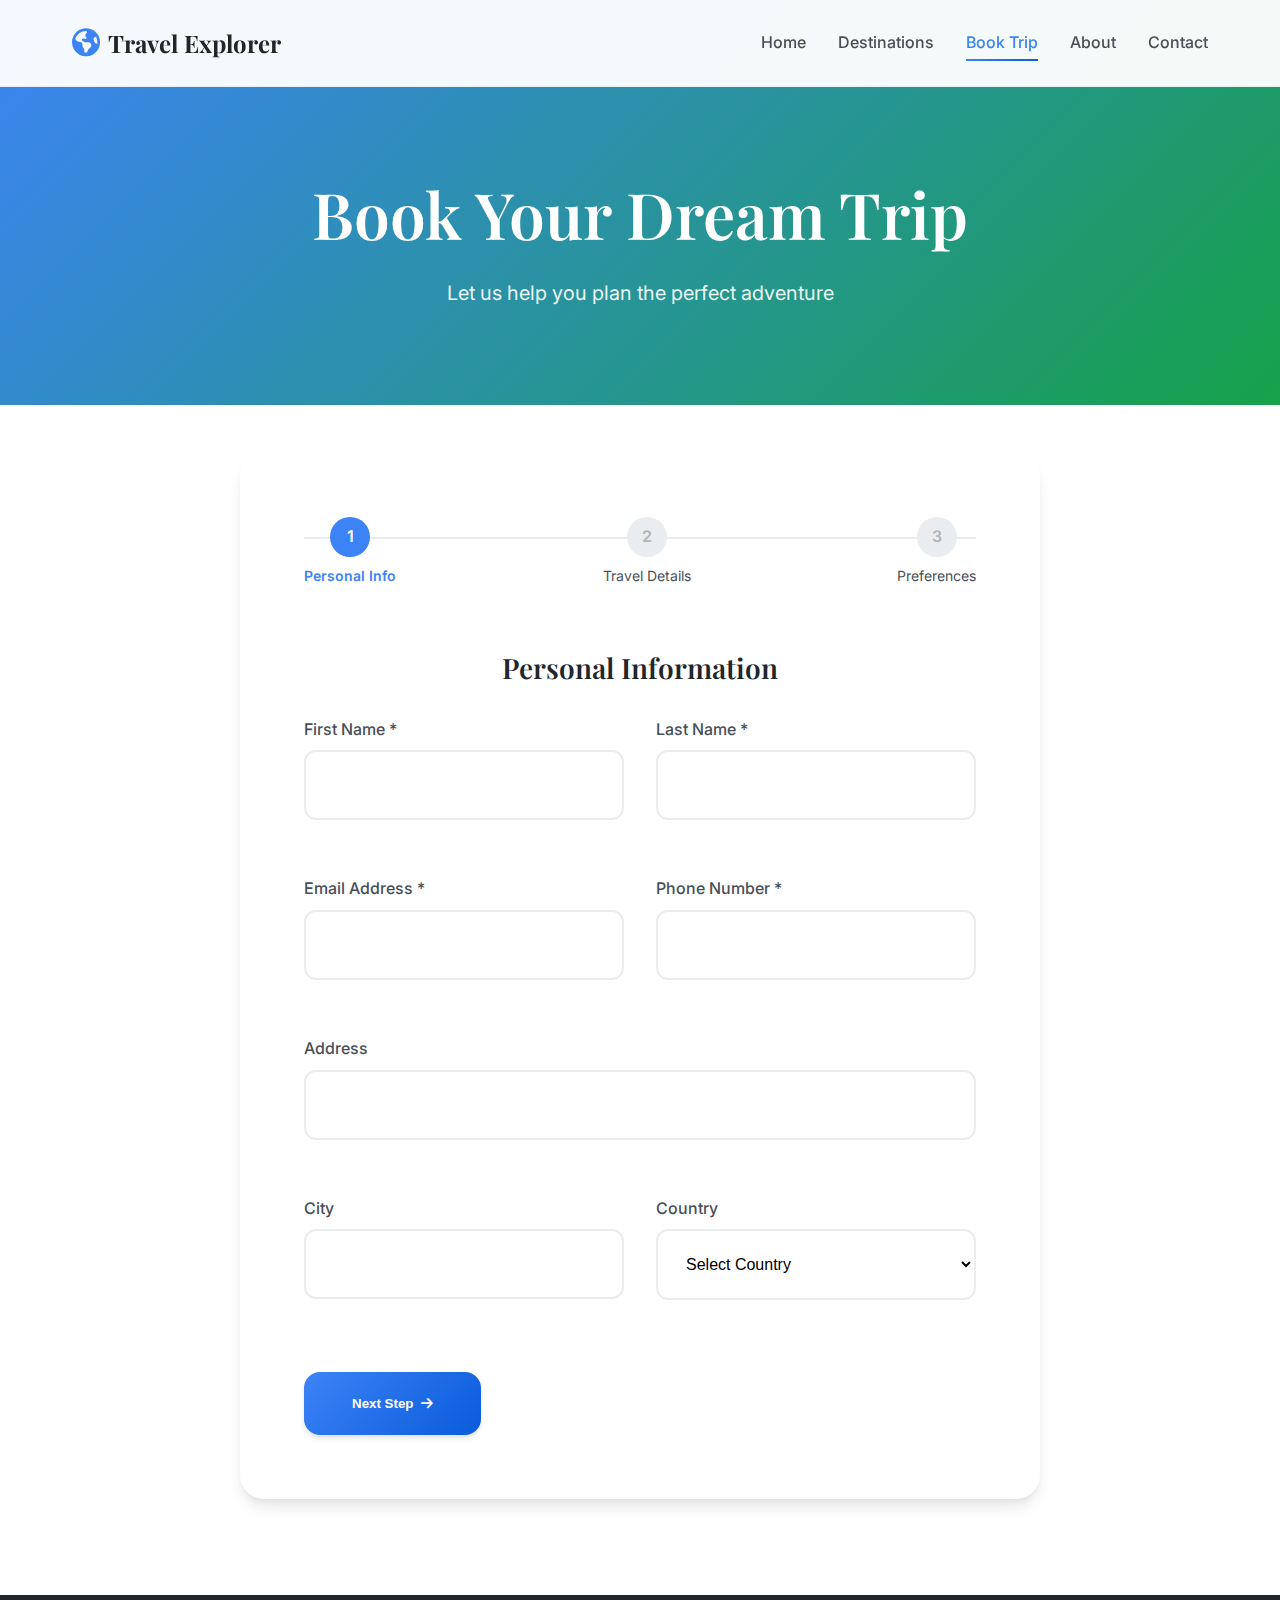
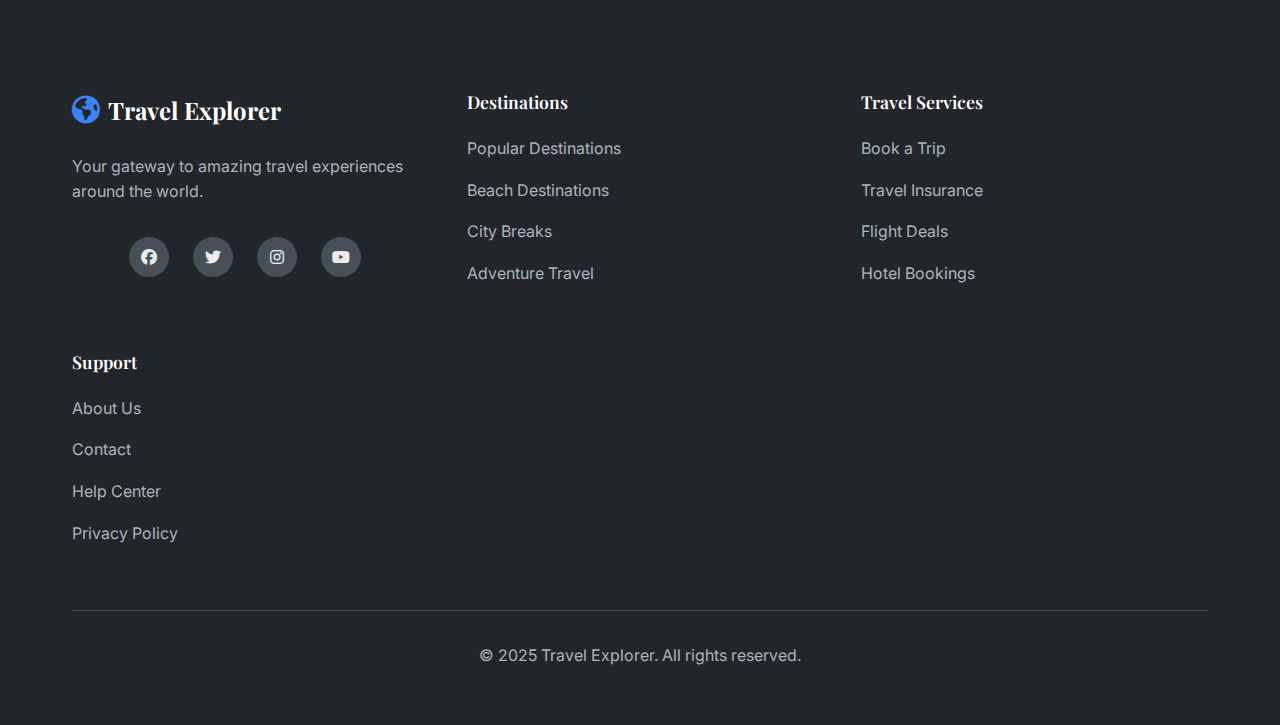
<file: booking.html>
<!DOCTYPE html>
<html lang="en">
<head>
    <meta charset="UTF-8">
    <meta name="viewport" content="width=device-width, initial-scale=1.0">
    <title>Book Your Trip - Travel Explorer</title>
    <meta name="description" content="Book your dream vacation with Travel Explorer. Easy booking process with personalized travel planning.">
    <link rel="preconnect" href="https://fonts.googleapis.com">
    <link rel="preconnect" href="https://fonts.gstatic.com" crossorigin>
    <link href="https://fonts.googleapis.com/css2?family=Playfair+Display:wght@400;500;600;700&family=Inter:wght@300;400;500;600;700&display=swap" rel="stylesheet">
    <link rel="stylesheet" href="https://cdnjs.cloudflare.com/ajax/libs/font-awesome/6.4.0/css/all.min.css">
    <link rel="stylesheet" href="css/style.css">
</head>
<body>
    <nav class="navbar" id="navbar">
        <div class="nav-container">
            <div class="nav-brand">
                <i class="fas fa-globe-americas"></i>
                <span>Travel Explorer</span>
            </div>
            <div class="nav-menu" id="nav-menu">
                <a href="index.html" class="nav-link">Home</a>
                <a href="destinations.html" class="nav-link">Destinations</a>
                <a href="booking.html" class="nav-link active">Book Trip</a>
                <a href="about.html" class="nav-link">About</a>
                <a href="contact.html" class="nav-link">Contact</a>
            </div>
            <div class="nav-toggle" id="nav-toggle">
                <span class="bar"></span>
                <span class="bar"></span>
                <span class="bar"></span>
            </div>
        </div>
    </nav>
    <section class="page-header">
        <div class="container">
            <h1 class="page-title">Book Your Dream Trip</h1>
            <p class="page-subtitle">Let us help you plan the perfect adventure</p>
        </div>
    </section>
    <section class="booking-section">
        <div class="container">
            <div class="booking-container">
                <div class="progress-steps" id="progress-steps">
                    <div class="step active" data-step="1">
                        <div class="step-number">1</div>
                        <div class="step-label">Personal Info</div>
                    </div>
                    <div class="step" data-step="2">
                        <div class="step-number">2</div>
                        <div class="step-label">Travel Details</div>
                    </div>
                    <div class="step" data-step="3">
                        <div class="step-number">3</div>
                        <div class="step-label">Preferences</div>
                    </div>
                </div>
                <form class="booking-form" id="booking-form">
                    <div class="form-step active" id="step-1">
                        <h2 class="form-title">Personal Information</h2>
                        <div class="form-grid">
                            <div class="form-group">
                                <label for="firstName">First Name *</label>
                                <input type="text" id="firstName" name="firstName" required>
                                <span class="error-message" id="firstName-error"></span>
                            </div>
                            <div class="form-group">
                                <label for="lastName">Last Name *</label>
                                <input type="text" id="lastName" name="lastName" required>
                                <span class="error-message" id="lastName-error"></span>
                            </div>
                            <div class="form-group">
                                <label for="email">Email Address *</label>
                                <input type="email" id="email" name="email" required>
                                <span class="error-message" id="email-error"></span>
                            </div>
                            <div class="form-group">
                                <label for="phone">Phone Number *</label>
                                <input type="tel" id="phone" name="phone" required>
                                <span class="error-message" id="phone-error"></span>
                            </div>
                            <div class="form-group full-width">
                                <label for="address">Address</label>
                                <input type="text" id="address" name="address">
                            </div>
                            <div class="form-group">
                                <label for="city">City</label>
                                <input type="text" id="city" name="city">
                            </div>
                            <div class="form-group">
                                <label for="country">Country</label>
                                <select id="country" name="country">
                                    <option value="">Select Country</option>
                                    <option value="US">United States</option>
                                    <option value="CA">Canada</option>
                                    <option value="UK">United Kingdom</option>
                                    <option value="AU">Australia</option>
                                    <option value="DE">Germany</option>
                                    <option value="FR">France</option>
                                    <option value="JP">Japan</option>
                                    <option value="IN">India</option>
                                    <option value="BR">Brazil</option>
                                    <option value="MX">Mexico</option>
                                </select>
                            </div>
                        </div>
                        <div class="form-actions">
                            <button type="button" class="btn-hero next-step" data-next="2">
                                Next Step
                                <i class="fas fa-arrow-right"></i>
                            </button>
                        </div>
                    </div>
                    <div class="form-step" id="step-2">
                        <h2 class="form-title">Travel Details</h2>
                        <div class="form-grid">
                            <div class="form-group">
                                <label for="destination">Destination *</label>
                                <input type="text" id="destination" name="destination" placeholder="Where would you like to go?" required>
                                <span class="error-message" id="destination-error"></span>
                            </div>
                            <div class="form-group">
                                <label for="travelers">Number of Travelers *</label>
                                <select id="travelers" name="travelers" required>
                                    <option value="">Select</option>
                                    <option value="1">1 Traveler</option>
                                    <option value="2">2 Travelers</option>
                                    <option value="3">3 Travelers</option>
                                    <option value="4">4 Travelers</option>
                                    <option value="5">5 Travelers</option>
                                    <option value="6+">6+ Travelers</option>
                                </select>
                                <span class="error-message" id="travelers-error"></span>
                            </div>
                            <div class="form-group">
                                <label for="departureDate">Departure Date *</label>
                                <input type="date" id="departureDate" name="departureDate" required>
                                <span class="error-message" id="departureDate-error"></span>
                            </div>
                            <div class="form-group">
                                <label for="returnDate">Return Date *</label>
                                <input type="date" id="returnDate" name="returnDate" required>
                                <span class="error-message" id="returnDate-error"></span>
                            </div>
                            <div class="form-group">
                                <label for="budget">Budget Range</label>
                                <select id="budget" name="budget">
                                    <option value="">Select Budget</option>
                                    <option value="budget">Budget (₹40,000 - ₹1,25,000)</option>
                                    <option value="mid">Mid-range (₹1,25,000 - ₹2,50,000)</option>
                                    <option value="luxury">Luxury (₹2,50,000 - ₹5,80,000)</option>
                                    <option value="premium">Premium (₹5,80,000+)</option>
                                </select>
                            </div>
                            <div class="form-group">
                                <label for="accommodation">Accommodation Preference</label>
                                <select id="accommodation" name="accommodation">
                                    <option value="">Select Preference</option>
                                    <option value="hotel">Hotel</option>
                                    <option value="resort">Resort</option>
                                    <option value="apartment">Apartment/Rental</option>
                                    <option value="hostel">Hostel</option>
                                    <option value="villa">Villa</option>
                                    <option value="boutique">Boutique Hotel</option>
                                </select>
                            </div>
                        </div>
                        <div class="form-actions">
                            <button type="button" class="btn-ghost prev-step" data-prev="1">
                                <i class="fas fa-arrow-left"></i>
                                Previous
                            </button>
                            <button type="button" class="btn-hero next-step" data-next="3">
                                Next Step
                                <i class="fas fa-arrow-right"></i>
                            </button>
                        </div>
                    </div>
                    <div class="form-step" id="step-3">
                        <h2 class="form-title">Travel Preferences</h2>
                        <div class="form-grid">
                            <div class="form-group full-width">
                                <label>Travel Interests (Select all that apply)</label>
                                <div class="checkbox-group">
                                    <label class="checkbox-label">
                                        <input type="checkbox" name="interests" value="adventure">
                                        <span class="checkmark"></span>
                                        Adventure & Outdoor Activities
                                    </label>
                                    <label class="checkbox-label">
                                        <input type="checkbox" name="interests" value="culture">
                                        <span class="checkmark"></span>
                                        Culture & History
                                    </label>
                                    <label class="checkbox-label">
                                        <input type="checkbox" name="interests" value="food">
                                        <span class="checkmark"></span>
                                        Food & Culinary Experiences
                                    </label>
                                    <label class="checkbox-label">
                                        <input type="checkbox" name="interests" value="relaxation">
                                        <span class="checkmark"></span>
                                        Relaxation & Wellness
                                    </label>
                                    <label class="checkbox-label">
                                        <input type="checkbox" name="interests" value="nightlife">
                                        <span class="checkmark"></span>
                                        Nightlife & Entertainment
                                    </label>
                                    <label class="checkbox-label">
                                        <input type="checkbox" name="interests" value="shopping">
                                        <span class="checkmark"></span>
                                        Shopping
                                    </label>
                                </div>
                            </div>
                            <div class="form-group full-width">
                                <label for="specialRequests">Special Requests or Notes</label>
                                <textarea id="specialRequests" name="specialRequests" rows="4" placeholder="Tell us about any special requirements, celebrations, or specific requests for your trip..."></textarea>
                            </div>
                            <div class="form-group">
                                <label for="contactMethod">Preferred Contact Method</label>
                                <select id="contactMethod" name="contactMethod">
                                    <option value="email">Email</option>
                                    <option value="phone">Phone</option>
                                    <option value="both">Both</option>
                                </select>
                            </div>
                            <div class="form-group">
                                <label for="contactTime">Best Time to Contact</label>
                                <select id="contactTime" name="contactTime">
                                    <option value="morning">Morning (9 AM - 12 PM)</option>
                                    <option value="afternoon">Afternoon (12 PM - 5 PM)</option>
                                    <option value="evening">Evening (5 PM - 8 PM)</option>
                                    <option value="anytime">Anytime</option>
                                </select>
                            </div>
                        </div>
                        <div class="newsletter-signup">
                            <label class="checkbox-label">
                                <input type="checkbox" name="newsletter" value="yes">
                                <span class="checkmark"></span>
                                Subscribe to our newsletter for travel tips and exclusive deals
                            </label>
                        </div>
                        <div class="form-actions">
                            <button type="button" class="btn-ghost prev-step" data-prev="2">
                                <i class="fas fa-arrow-left"></i>
                                Previous
                            </button>
                            <button type="submit" class="btn-hero submit-btn">
                                <span class="submit-text">Submit Booking Request</span>
                                <div class="loading-spinner" id="submit-spinner" style="display: none;">
                                    <div class="spinner"></div>
                                </div>
                                <i class="fas fa-paper-plane submit-icon"></i>
                            </button>
                        </div>
                    </div>
                </form>
                <div class="success-message" id="success-message" style="display: none;">
                    <div class="success-icon">
                        <i class="fas fa-check-circle"></i>
                    </div>
                    <h2>Booking Request Submitted!</h2>
                    <p>Thank you for choosing Travel Explorer! We've received your booking request and will contact you within 24 hours to discuss your travel plans.</p>
                    <div class="booking-reference">
                        <strong>Reference Number: <span id="booking-reference"></span></strong>
                    </div>
                    <div class="success-actions">
                        <a href="index.html" class="btn-hero">
                            <i class="fas fa-home"></i>
                            Back to Home
                        </a>
                        <a href="destinations.html" class="btn-ghost">
                            <i class="fas fa-map-marked-alt"></i>
                            Explore More Destinations
                        </a>
                    </div>
                </div>
            </div>
        </div>
    </section>
    <footer class="footer">
        <div class="container">
            <div class="footer-content">
                <div class="footer-section">
                    <div class="footer-brand">
                        <i class="fas fa-globe-americas"></i>
                        <span>Travel Explorer</span>
                    </div>
                    <p class="footer-description">
                        Your gateway to amazing travel experiences around the world.
                    </p>
                    <div class="social-links">
                        <a href="#" aria-label="Facebook"><i class="fab fa-facebook"></i></a>
                        <a href="#" aria-label="Twitter"><i class="fab fa-twitter"></i></a>
                        <a href="#" aria-label="Instagram"><i class="fab fa-instagram"></i></a>
                        <a href="#" aria-label="YouTube"><i class="fab fa-youtube"></i></a>
                    </div>
                </div>
                <div class="footer-section">
                    <h4 class="footer-title">Destinations</h4>
                    <ul class="footer-links">
                        <li><a href="destinations.html">Popular Destinations</a></li>
                        <li><a href="destinations.html">Beach Destinations</a></li>
                        <li><a href="destinations.html">City Breaks</a></li>
                        <li><a href="destinations.html">Adventure Travel</a></li>
                    </ul>
                </div>
                <div class="footer-section">
                    <h4 class="footer-title">Travel Services</h4>
                    <ul class="footer-links">
                        <li><a href="booking.html">Book a Trip</a></li>
                        <li><a href="#">Travel Insurance</a></li>
                        <li><a href="#">Flight Deals</a></li>
                        <li><a href="#">Hotel Bookings</a></li>
                    </ul>
                </div>
                <div class="footer-section">
                    <h4 class="footer-title">Support</h4>
                    <ul class="footer-links">
                        <li><a href="about.html">About Us</a></li>
                        <li><a href="#">Contact</a></li>
                        <li><a href="#">Help Center</a></li>
                        <li><a href="#">Privacy Policy</a></li>
                    </ul>
                </div>
            </div>
            <div class="footer-bottom">
                <p>&copy; 2025 Travel Explorer. All rights reserved.</p>
            </div>
        </div>
    </footer>
    <script src="js/unsplash.js"></script>
    <script src="js/currency.js"></script>
    <script src="js/navigation.js"></script>
    <script src="js/booking.js"></script>
    <script src="js/main.js"></script>
</body>
</html>
</file>
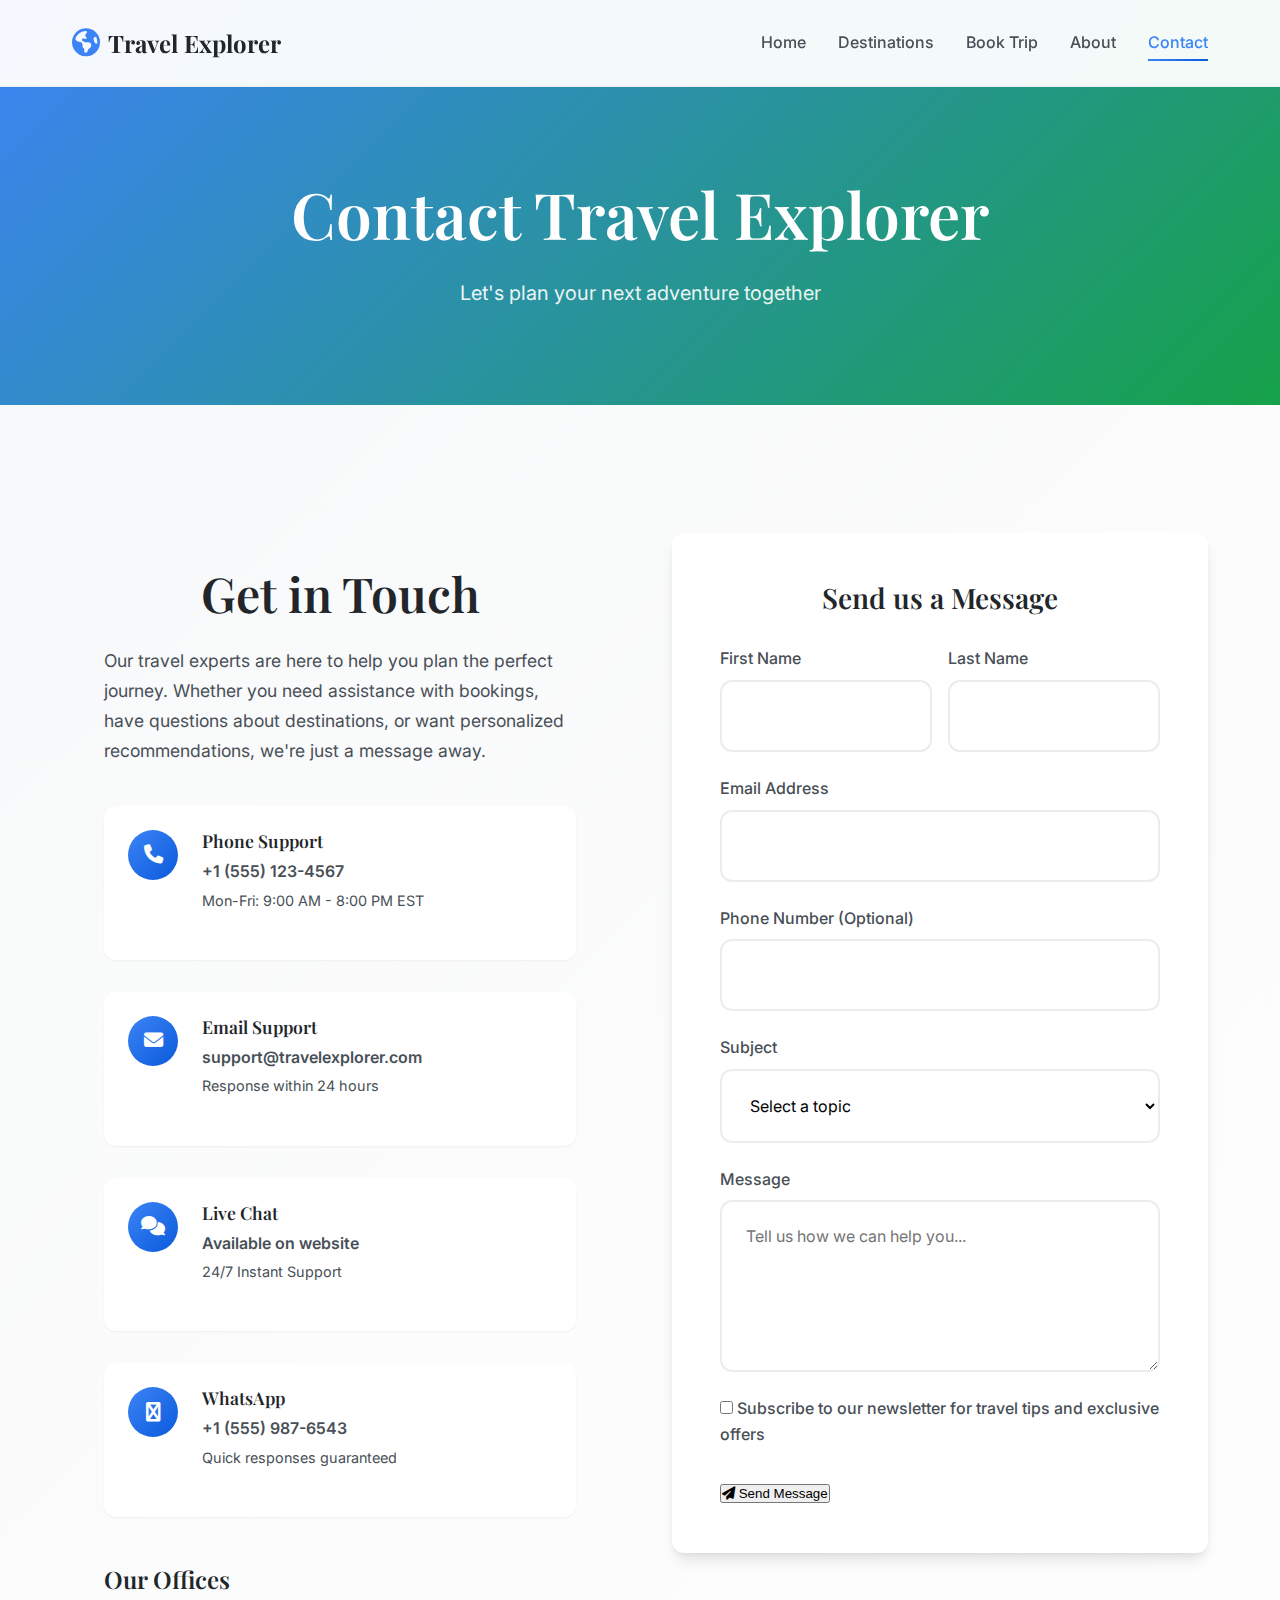
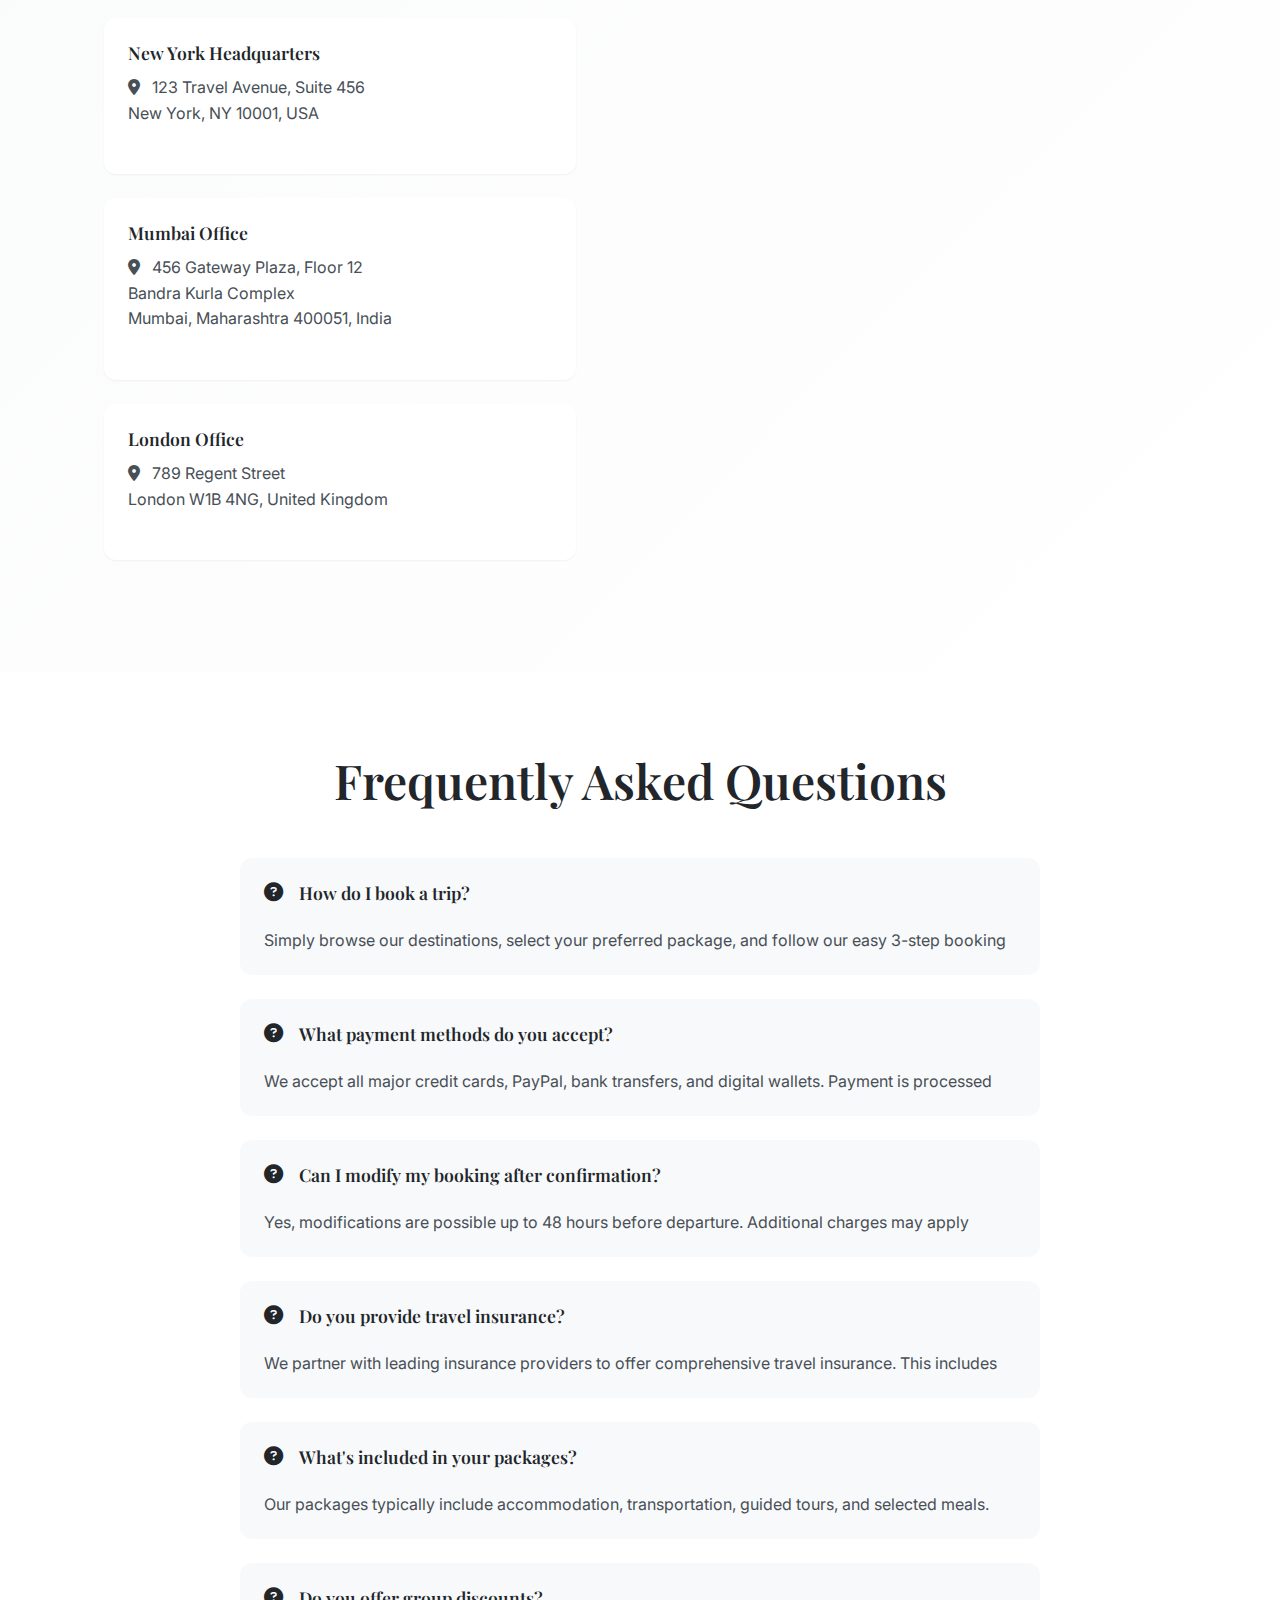
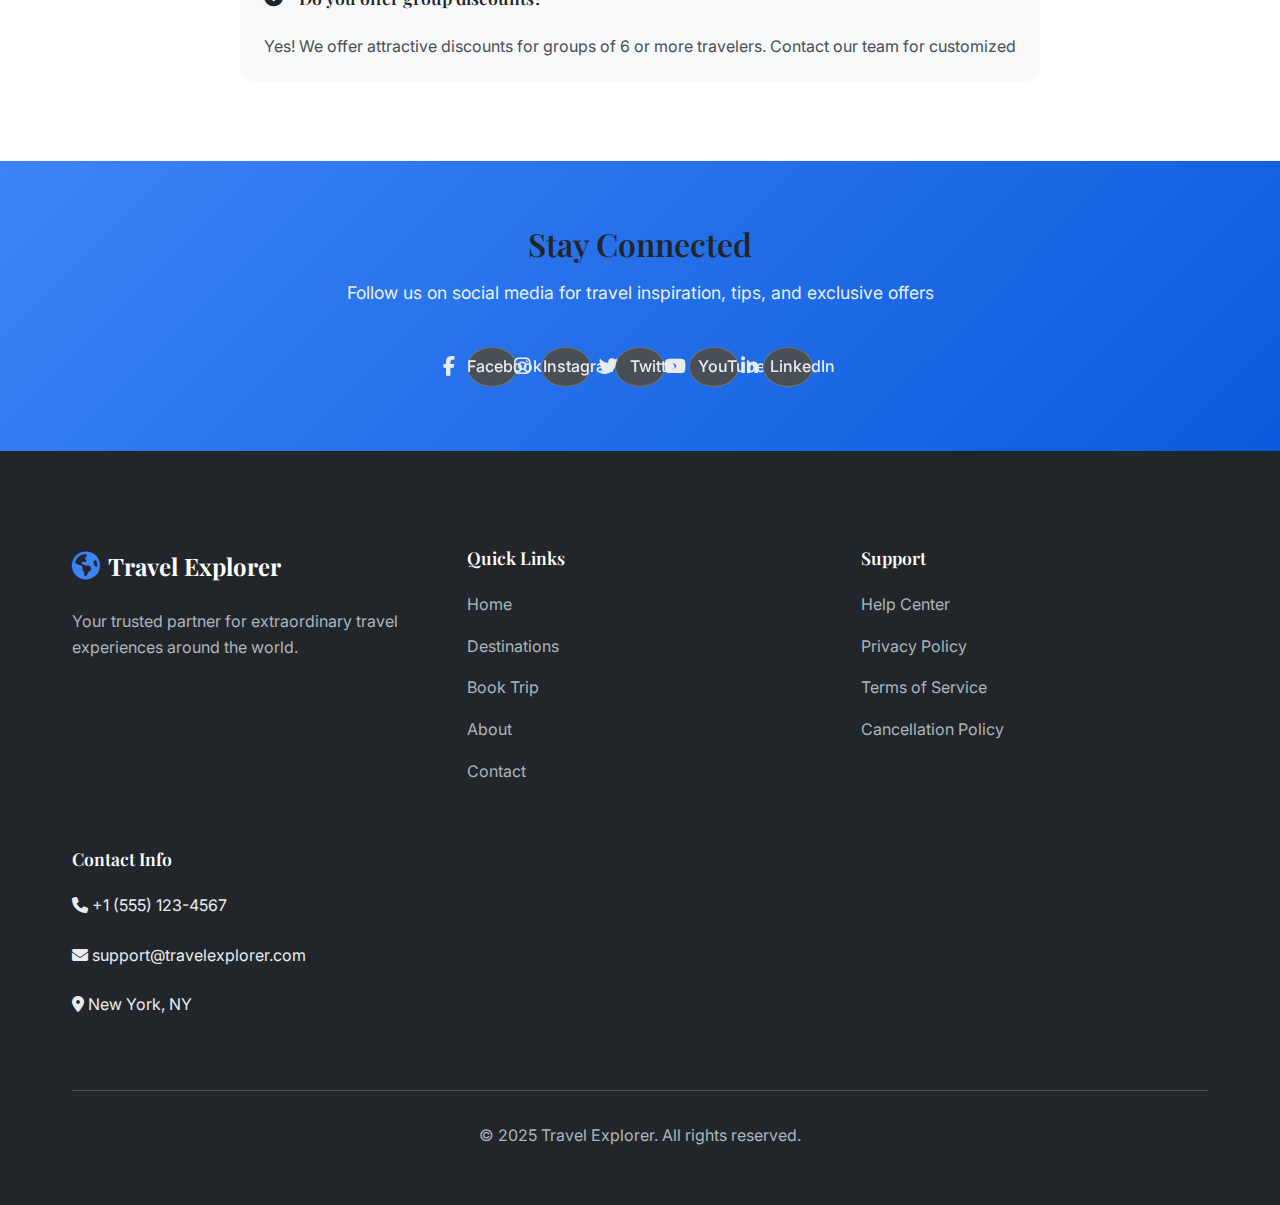
<file: contact.html>
<!DOCTYPE html>
<html lang="en">
<head>
    <meta charset="UTF-8">
    <meta name="viewport" content="width=device-width, initial-scale=1.0">
    <title>Contact Us - Travel Explorer</title>
    <meta name="description" content="Get in touch with Travel Explorer. Contact our travel experts for personalized assistance and travel planning support.">
    <link rel="preconnect" href="https://fonts.googleapis.com">
    <link rel="preconnect" href="https://fonts.gstatic.com" crossorigin>
    <link href="https://fonts.googleapis.com/css2?family=Playfair+Display:wght@400;500;600;700&family=Inter:wght@300;400;500;600;700&display=swap" rel="stylesheet">
    <link rel="stylesheet" href="https://cdnjs.cloudflare.com/ajax/libs/font-awesome/6.4.0/css/all.min.css">
    <link rel="stylesheet" href="css/style.css">
</head>
<body>
    <nav class="navbar" id="navbar">
        <div class="nav-container">
            <div class="nav-brand">
                <i class="fas fa-globe-americas"></i>
                <span>Travel Explorer</span>
            </div>
            <div class="nav-menu" id="nav-menu">
                <a href="index.html" class="nav-link">Home</a>
                <a href="destinations.html" class="nav-link">Destinations</a>
                <a href="booking.html" class="nav-link">Book Trip</a>
                <a href="about.html" class="nav-link">About</a>
                <a href="contact.html" class="nav-link active">Contact</a>
            </div>
            <div class="nav-toggle" id="nav-toggle">
                <span class="bar"></span>
                <span class="bar"></span>
                <span class="bar"></span>
            </div>
        </div>
    </nav>
    <section class="page-header">
        <div class="container">
            <h1 class="page-title">Contact Travel Explorer</h1>
            <p class="page-subtitle">Let's plan your next adventure together</p>
        </div>
    </section>
    <section class="contact-section">
        <div class="container">
            <div class="contact-grid">
                <div class="contact-info">
                    <h2 class="section-title">Get in Touch</h2>
                    <p class="contact-description">
                        Our travel experts are here to help you plan the perfect journey. 
                        Whether you need assistance with bookings, have questions about destinations, 
                        or want personalized recommendations, we're just a message away.
                    </p>
                    <div class="contact-methods">
                        <div class="contact-method">
                            <div class="method-icon">
                                <i class="fas fa-phone"></i>
                            </div>
                            <div class="method-info">
                                <h3 class="method-title">Phone Support</h3>
                                <p class="method-details">+1 (555) 123-4567</p>
                                <p class="method-hours">Mon-Fri: 9:00 AM - 8:00 PM EST</p>
                            </div>
                        </div>
                        <div class="contact-method">
                            <div class="method-icon">
                                <i class="fas fa-envelope"></i>
                            </div>
                            <div class="method-info">
                                <h3 class="method-title">Email Support</h3>
                                <p class="method-details">support@travelexplorer.com</p>
                                <p class="method-hours">Response within 24 hours</p>
                            </div>
                        </div>
                        <div class="contact-method">
                            <div class="method-icon">
                                <i class="fas fa-comments"></i>
                            </div>
                            <div class="method-info">
                                <h3 class="method-title">Live Chat</h3>
                                <p class="method-details">Available on website</p>
                                <p class="method-hours">24/7 Instant Support</p>
                            </div>
                        </div>
                        <div class="contact-method">
                            <div class="method-icon">
                                <i class="fas fa-whatsapp"></i>
                            </div>
                            <div class="method-info">
                                <h3 class="method-title">WhatsApp</h3>
                                <p class="method-details">+1 (555) 987-6543</p>
                                <p class="method-hours">Quick responses guaranteed</p>
                            </div>
                        </div>
                    </div>
                    <div class="office-locations">
                        <h3 class="locations-title">Our Offices</h3>
                        <div class="locations-grid">
                            <div class="location-card">
                                <h4 class="location-name">New York Headquarters</h4>
                                <p class="location-address">
                                    <i class="fas fa-map-marker-alt"></i>
                                    123 Travel Avenue, Suite 456<br>
                                    New York, NY 10001, USA
                                </p>
                            </div>
                            <div class="location-card">
                                <h4 class="location-name">Mumbai Office</h4>
                                <p class="location-address">
                                    <i class="fas fa-map-marker-alt"></i>
                                    456 Gateway Plaza, Floor 12<br>
                                    Bandra Kurla Complex<br>
                                    Mumbai, Maharashtra 400051, India
                                </p>
                            </div>
                            <div class="location-card">
                                <h4 class="location-name">London Office</h4>
                                <p class="location-address">
                                    <i class="fas fa-map-marker-alt"></i>
                                    789 Regent Street<br>
                                    London W1B 4NG, United Kingdom
                                </p>
                            </div>
                        </div>
                    </div>
                </div>
                <div class="contact-form-container">
                    <form class="contact-form" id="contactForm">
                        <h2 class="form-title">Send us a Message</h2>
                        <div class="form-row">
                            <div class="form-group">
                                <label for="firstName" class="form-label">First Name</label>
                                <input type="text" id="firstName" name="firstName" class="form-input" required>
                            </div>
                            <div class="form-group">
                                <label for="lastName" class="form-label">Last Name</label>
                                <input type="text" id="lastName" name="lastName" class="form-input" required>
                            </div>
                        </div>
                        <div class="form-group">
                            <label for="email" class="form-label">Email Address</label>
                            <input type="email" id="email" name="email" class="form-input" required>
                        </div>
                        <div class="form-group">
                            <label for="phone" class="form-label">Phone Number (Optional)</label>
                            <input type="tel" id="phone" name="phone" class="form-input">
                        </div>
                        <div class="form-group">
                            <label for="subject" class="form-label">Subject</label>
                            <select id="subject" name="subject" class="form-select" required>
                                <option value="">Select a topic</option>
                                <option value="booking">Booking Assistance</option>
                                <option value="destination">Destination Inquiry</option>
                                <option value="support">Customer Support</option>
                                <option value="feedback">Feedback & Suggestions</option>
                                <option value="partnership">Business Partnership</option>
                                <option value="other">Other</option>
                            </select>
                        </div>
                        <div class="form-group">
                            <label for="message" class="form-label">Message</label>
                            <textarea id="message" name="message" class="form-textarea" rows="6" placeholder="Tell us how we can help you..." required></textarea>
                        </div>
                        <div class="form-group">
                            <label class="checkbox-container">
                                <input type="checkbox" id="newsletter" name="newsletter">
                                <span class="checkbox-mark"></span>
                                <span class="checkbox-text">Subscribe to our newsletter for travel tips and exclusive offers</span>
                            </label>
                        </div>
                        <button type="submit" class="btn-primary">
                            <i class="fas fa-paper-plane"></i>
                            Send Message
                        </button>
                    </form>
                </div>
            </div>
        </div>
    </section>
    <section class="faq-section">
        <div class="container">
            <h2 class="section-title text-center">Frequently Asked Questions</h2>
            <div class="faq-grid">
                <div class="faq-item">
                    <h3 class="faq-question">
                        <i class="fas fa-question-circle"></i>
                        How do I book a trip?
                    </h3>
                    <p class="faq-answer">
                        Simply browse our destinations, select your preferred package, and follow our easy 3-step booking process. 
                        Our team will handle all the details and confirm your reservation within 24 hours.
                    </p>
                </div>
                <div class="faq-item">
                    <h3 class="faq-question">
                        <i class="fas fa-question-circle"></i>
                        What payment methods do you accept?
                    </h3>
                    <p class="faq-answer">
                        We accept all major credit cards, PayPal, bank transfers, and digital wallets. 
                        Payment is processed securely through our encrypted payment gateway.
                    </p>
                </div>
                <div class="faq-item">
                    <h3 class="faq-question">
                        <i class="fas fa-question-circle"></i>
                        Can I modify my booking after confirmation?
                    </h3>
                    <p class="faq-answer">
                        Yes, modifications are possible up to 48 hours before departure. 
                        Additional charges may apply depending on the changes requested.
                    </p>
                </div>
                <div class="faq-item">
                    <h3 class="faq-question">
                        <i class="fas fa-question-circle"></i>
                        Do you provide travel insurance?
                    </h3>
                    <p class="faq-answer">
                        We partner with leading insurance providers to offer comprehensive travel insurance. 
                        This includes coverage for medical emergencies, trip cancellations, and lost luggage.
                    </p>
                </div>
                <div class="faq-item">
                    <h3 class="faq-question">
                        <i class="fas fa-question-circle"></i>
                        What's included in your packages?
                    </h3>
                    <p class="faq-answer">
                        Our packages typically include accommodation, transportation, guided tours, and selected meals. 
                        Specific inclusions vary by destination and package type - check individual listings for details.
                    </p>
                </div>
                <div class="faq-item">
                    <h3 class="faq-question">
                        <i class="fas fa-question-circle"></i>
                        Do you offer group discounts?
                    </h3>
                    <p class="faq-answer">
                        Yes! We offer attractive discounts for groups of 6 or more travelers. 
                        Contact our team for customized group packages and pricing.
                    </p>
                </div>
            </div>
        </div>
    </section>
    <section class="social-section">
        <div class="container">
            <div class="social-content">
                <h2 class="social-title">Stay Connected</h2>
                <p class="social-description">
                    Follow us on social media for travel inspiration, tips, and exclusive offers
                </p>
                <div class="social-links">
                    <a href="#" class="social-link facebook">
                        <i class="fab fa-facebook-f"></i>
                        <span>Facebook</span>
                    </a>
                    <a href="#" class="social-link instagram">
                        <i class="fab fa-instagram"></i>
                        <span>Instagram</span>
                    </a>
                    <a href="#" class="social-link twitter">
                        <i class="fab fa-twitter"></i>
                        <span>Twitter</span>
                    </a>
                    <a href="#" class="social-link youtube">
                        <i class="fab fa-youtube"></i>
                        <span>YouTube</span>
                    </a>
                    <a href="#" class="social-link linkedin">
                        <i class="fab fa-linkedin-in"></i>
                        <span>LinkedIn</span>
                    </a>
                </div>
            </div>
        </div>
    </section>
    <footer class="footer">
        <div class="container">
            <div class="footer-content">
                <div class="footer-section">
                    <div class="footer-brand">
                        <i class="fas fa-globe-americas"></i>
                        <span>Travel Explorer</span>
                    </div>
                    <p class="footer-description">
                        Your trusted partner for extraordinary travel experiences around the world.
                    </p>
                </div>
                <div class="footer-section">
                    <h3 class="footer-title">Quick Links</h3>
                    <ul class="footer-links">
                        <li><a href="index.html">Home</a></li>
                        <li><a href="destinations.html">Destinations</a></li>
                        <li><a href="booking.html">Book Trip</a></li>
                        <li><a href="about.html">About</a></li>
                        <li><a href="contact.html">Contact</a></li>
                    </ul>
                </div>
                <div class="footer-section">
                    <h3 class="footer-title">Support</h3>
                    <ul class="footer-links">
                        <li><a href="#">Help Center</a></li>
                        <li><a href="#">Privacy Policy</a></li>
                        <li><a href="#">Terms of Service</a></li>
                        <li><a href="#">Cancellation Policy</a></li>
                    </ul>
                </div>
                <div class="footer-section">
                    <h3 class="footer-title">Contact Info</h3>
                    <div class="footer-contact">
                        <p><i class="fas fa-phone"></i> +1 (555) 123-4567</p>
                        <p><i class="fas fa-envelope"></i> support@travelexplorer.com</p>
                        <p><i class="fas fa-map-marker-alt"></i> New York, NY</p>
                    </div>
                </div>
            </div>
            <div class="footer-bottom">
                <p>&copy; 2025 Travel Explorer. All rights reserved.</p>
            </div>
        </div>
    </footer>
    <script src="js/unsplash.js"></script>
    <script src="js/currency.js"></script>
    <script src="js/navigation.js"></script>
    <script src="js/contact.js"></script>
    <script src="js/main.js"></script>
</body>
</html>
</file>
<file: css/style.css>
/* ==========================================
   TRAVEL EXPLORER - MAIN STYLESHEET
   ========================================== */
:root {
    --ocean-blue: hsl(217, 91%, 60%);
    --deep-ocean: hsl(217, 91%, 45%);
    --coral-sunset: hsl(14, 83%, 60%);
    --warm-coral: hsl(16, 85%, 55%);
    --mint-fresh: hsl(142, 76%, 36%);
    --sage-green: hsl(142, 47%, 45%);
    --white: #ffffff;
    --light-gray: hsl(210, 20%, 98%);
    --light-muted: hsl(210, 16%, 93%);
    --medium-gray: hsl(210, 11%, 71%);
    --dark-gray: hsl(210, 9%, 31%);
    --charcoal: hsl(210, 11%, 15%);
    --black: #000000;
    --gradient-ocean: linear-gradient(135deg, var(--ocean-blue), var(--deep-ocean));
    --gradient-sunset: linear-gradient(135deg, var(--warm-coral), var(--coral-sunset));
    --gradient-hero: linear-gradient(135deg, var(--ocean-blue), var(--mint-fresh));
    --gradient-card: linear-gradient(145deg, var(--white), var(--light-muted));
    --font-heading: 'Playfair Display', serif;
    --font-body: 'Inter', sans-serif;
    --spacing-xs: 0.5rem;
    --spacing-sm: 1rem;
    --spacing-md: 1.5rem;
    --spacing-lg: 2rem;
    --spacing-xl: 3rem;
    --spacing-2xl: 4rem;
    --spacing-3xl: 6rem;
    --radius-sm: 0.375rem;
    --radius-md: 0.5rem;
    --radius-lg: 0.75rem;
    --radius-xl: 1rem;
    --radius-2xl: 1.5rem;
    --shadow-sm: 0 1px 2px 0 rgba(0, 0, 0, 0.05);
    --shadow-md: 0 4px 6px -1px rgba(0, 0, 0, 0.1), 0 2px 4px -1px rgba(0, 0, 0, 0.06);
    --shadow-lg: 0 10px 15px -3px rgba(0, 0, 0, 0.1), 0 4px 6px -2px rgba(0, 0, 0, 0.05);
    --shadow-xl: 0 20px 25px -5px rgba(0, 0, 0, 0.1), 0 10px 10px -5px rgba(0, 0, 0, 0.04);
    --transition-fast: 150ms cubic-bezier(0.4, 0, 0.2, 1);
    --transition-normal: 300ms cubic-bezier(0.4, 0, 0.2, 1);
    --transition-slow: 500ms cubic-bezier(0.4, 0, 0.2, 1);
    --z-dropdown: 1000;
    --z-sticky: 1020;
    --z-fixed: 1030;
    --z-modal-backdrop: 1040;
    --z-modal: 1050;
    --z-popover: 1060;
    --z-tooltip: 1070;
}
/* ==========================================
   RESET & BASE STYLES
   ========================================== */
* {
    margin: 0;
    padding: 0;
    box-sizing: border-box;
}
html {
    scroll-behavior: smooth;
}
body {
    font-family: var(--font-body);
    font-size: 1rem;
    line-height: 1.6;
    color: var(--dark-gray);
    background-color: var(--white);
    -webkit-font-smoothing: antialiased;
    -moz-osx-font-smoothing: grayscale;
}
h1, h2, h3, h4, h5, h6 {
    font-family: var(--font-heading);
    font-weight: 600;
    line-height: 1.2;
    color: var(--charcoal);
    margin-bottom: var(--spacing-md);
}
h1 { font-size: clamp(2.5rem, 5vw, 4rem); }
h2 { font-size: clamp(2rem, 4vw, 3rem); }
h3 { font-size: clamp(1.5rem, 3vw, 2rem); }
h4 { font-size: clamp(1.25rem, 2.5vw, 1.5rem); }
h5 { font-size: 1.125rem; }
h6 { font-size: 1rem; }
p {
    margin-bottom: var(--spacing-md);
}
a {
    color: var(--ocean-blue);
    text-decoration: none;
    transition: color var(--transition-fast);
}
a:hover {
    color: var(--deep-ocean);
}
img {
    max-width: 100%;
    height: auto;
    display: block;
}
.container {
    max-width: 1200px;
    margin: 0 auto;
    padding: 0 var(--spacing-md);
}
@media (min-width: 768px) {
    .container {
        padding: 0 var(--spacing-lg);
    }
}
.text-center { text-align: center; }
.text-left { text-align: left; }
.text-right { text-align: right; }
.full-width { width: 100%; }
.visually-hidden {
    position: absolute;
    width: 1px;
    height: 1px;
    padding: 0;
    margin: -1px;
    overflow: hidden;
    clip: rect(0, 0, 0, 0);
    white-space: nowrap;
    border: 0;
}
/* ==========================================
   KEYFRAME ANIMATIONS
   ========================================== */
@keyframes fade-in {
    from {
        opacity: 0;
        transform: translateY(30px);
    }
    to {
        opacity: 1;
        transform: translateY(0);
    }
}
@keyframes slide-up {
    from {
        opacity: 0;
        transform: translateY(50px);
    }
    to {
        opacity: 1;
        transform: translateY(0);
    }
}
@keyframes scale-in {
    from {
        opacity: 0;
        transform: scale(0.8);
    }
    to {
        opacity: 1;
        transform: scale(1);
    }
}
@keyframes float {
    0%, 100% {
        transform: translateY(0px);
    }
    50% {
        transform: translateY(-20px);
    }
}
@keyframes spin {
    from {
        transform: rotate(0deg);
    }
    to {
        transform: rotate(360deg);
    }
}
@keyframes pulse {
    0%, 100% {
        opacity: 1;
    }
    50% {
        opacity: 0.5;
    }
}
/* ==========================================
   NAVIGATION
   ========================================== */
.navbar {
    position: fixed;
    top: 0;
    left: 0;
    right: 0;
    z-index: var(--z-fixed);
    background: rgba(255, 255, 255, 0.95);
    backdrop-filter: blur(10px);
    border-bottom: 1px solid var(--light-muted);
    transition: all var(--transition-normal);
}
.navbar.scrolled {
    background: rgba(255, 255, 255, 0.98);
    box-shadow: var(--shadow-md);
}
.nav-container {
    display: flex;
    align-items: center;
    justify-content: space-between;
    padding: var(--spacing-md) var(--spacing-lg);
    max-width: 1200px;
    margin: 0 auto;
}
.nav-brand {
    display: flex;
    align-items: center;
    gap: var(--spacing-xs);
    font-family: var(--font-heading);
    font-size: 1.5rem;
    font-weight: 700;
    color: var(--charcoal);
}
.nav-brand i {
    color: var(--ocean-blue);
    font-size: 1.75rem;
}
.nav-menu {
    display: flex;
    align-items: center;
    gap: var(--spacing-lg);
}
.nav-link {
    position: relative;
    font-weight: 500;
    color: var(--dark-gray);
    transition: color var(--transition-fast);
}
.nav-link::after {
    content: '';
    position: absolute;
    bottom: -5px;
    left: 0;
    width: 0;
    height: 2px;
    background: var(--gradient-ocean);
    transition: width var(--transition-normal);
}
.nav-link:hover,
.nav-link.active {
    color: var(--ocean-blue);
}
.nav-link:hover::after,
.nav-link.active::after {
    width: 100%;
}
.nav-toggle {
    display: none;
    flex-direction: column;
    cursor: pointer;
    gap: 4px;
}
.nav-toggle .bar {
    width: 25px;
    height: 3px;
    background: var(--charcoal);
    transition: all var(--transition-fast);
}
@media (max-width: 768px) {
    .nav-menu {
        position: fixed;
        top: 100%;
        left: 0;
        right: 0;
        background: var(--white);
        flex-direction: column;
        padding: var(--spacing-lg);
        border-top: 1px solid var(--light-muted);
        box-shadow: var(--shadow-lg);
        transform: translateY(-100%);
        opacity: 0;
        visibility: hidden;
        transition: all var(--transition-normal);
    }
    .nav-menu.active {
        transform: translateY(0);
        opacity: 1;
        visibility: visible;
    }
    .nav-toggle {
        display: flex;
    }
    .nav-toggle.active .bar:nth-child(1) {
        transform: rotate(45deg) translate(5px, 5px);
    }
    .nav-toggle.active .bar:nth-child(2) {
        opacity: 0;
    }
    .nav-toggle.active .bar:nth-child(3) {
        transform: rotate(-45deg) translate(7px, -6px);
    }
}
/* ==========================================
   CURRENCY SELECTOR
   ========================================== */
.currency-selector {
    position: relative;
    margin-left: 1rem;
}
.currency-dropdown {
    position: relative;
}
.currency-button {
    display: flex;
    align-items: center;
    gap: 0.5rem;
    background: rgba(255, 255, 255, 0.1);
    border: 1px solid rgba(255, 255, 255, 0.2);
    color: white;
    padding: 0.5rem 1rem;
    border-radius: 50px;
    font-size: 0.9rem;
    cursor: pointer;
    transition: all 0.3s ease;
    backdrop-filter: blur(10px);
}
.currency-button:hover {
    background: rgba(255, 255, 255, 0.2);
    transform: translateY(-2px);
}
.currency-button i {
    font-size: 0.8rem;
    transition: transform 0.3s ease;
}
.currency-menu.active .currency-button i {
    transform: rotate(180deg);
}
.currency-menu {
    position: absolute;
    top: 100%;
    right: 0;
    background: white;
    border-radius: 12px;
    box-shadow: 0 10px 30px rgba(0, 0, 0, 0.2);
    min-width: 200px;
    z-index: 1000;
    opacity: 0;
    visibility: hidden;
    transform: translateY(-10px);
    transition: all 0.3s ease;
    max-height: 300px;
    overflow-y: auto;
}
.currency-menu.active {
    opacity: 1;
    visibility: visible;
    transform: translateY(0);
}
.currency-option {
    display: flex;
    align-items: center;
    gap: 0.75rem;
    width: 100%;
    padding: 0.75rem 1rem;
    border: none;
    background: none;
    text-align: left;
    cursor: pointer;
    transition: background-color 0.2s ease;
    color: var(--text-color);
}
.currency-option:hover {
    background: var(--bg-light);
}
.currency-option:first-child {
    border-radius: 12px 12px 0 0;
}
.currency-option:last-child {
    border-radius: 0 0 12px 12px;
}
.currency-option .currency-symbol {
    font-weight: bold;
    min-width: 20px;
    color: var(--primary-color);
}
.currency-option .currency-code {
    font-weight: 600;
    min-width: 40px;
}
.currency-option .currency-name {
    color: var(--text-muted);
    font-size: 0.85rem;
}
@media (max-width: 768px) {
    .currency-selector {
        margin-left: 0;
        margin-top: 1rem;
    }
    .currency-menu {
        right: auto;
        left: 0;
    }
}
/* ==========================================
   BUTTONS
   ========================================== */
.btn-hero {
    display: inline-flex;
    align-items: center;
    gap: var(--spacing-xs);
    padding: var(--spacing-md) var(--spacing-xl);
    background: var(--gradient-ocean);
    color: var(--white);
    font-weight: 600;
    border: none;
    border-radius: var(--radius-xl);
    cursor: pointer;
    transition: all var(--transition-normal);
    text-decoration: none;
    box-shadow: var(--shadow-md);
}
.btn-hero:hover {
    transform: translateY(-2px) scale(1.05);
    box-shadow: var(--shadow-xl);
    color: var(--white);
}
.btn-accent {
    display: inline-flex;
    align-items: center;
    gap: var(--spacing-xs);
    padding: var(--spacing-sm) var(--spacing-lg);
    background: var(--mint-fresh);
    color: var(--white);
    font-weight: 500;
    border: none;
    border-radius: var(--radius-lg);
    cursor: pointer;
    transition: all var(--transition-normal);
    text-decoration: none;
    box-shadow: var(--shadow-sm);
}
.btn-accent:hover {
    background: var(--sage-green);
    transform: translateY(-1px);
    box-shadow: var(--shadow-md);
    color: var(--white);
}
.btn-ghost {
    display: inline-flex;
    align-items: center;
    gap: var(--spacing-xs);
    padding: var(--spacing-md) var(--spacing-xl);
    background: transparent;
    color: var(--ocean-blue);
    font-weight: 500;
    border: 2px solid var(--ocean-blue);
    border-radius: var(--radius-xl);
    cursor: pointer;
    transition: all var(--transition-normal);
    text-decoration: none;
}
.btn-ghost:hover {
    background: var(--ocean-blue);
    color: var(--white);
    transform: translateY(-1px);
    box-shadow: var(--shadow-md);
}
.loading-spinner {
    display: inline-flex;
    align-items: center;
    justify-content: center;
}
.spinner {
    width: 20px;
    height: 20px;
    border: 2px solid rgba(255, 255, 255, 0.3);
    border-top: 2px solid var(--white);
    border-radius: 50%;
    animation: spin 1s linear infinite;
}
/* ==========================================
   HERO SECTION
   ========================================== */
.hero {
    position: relative;
    min-height: 100vh;
    display: flex;
    align-items: center;
    justify-content: center;
    background: var(--gradient-hero);
    color: var(--white);
    overflow: hidden;
}
.hero-bg {
    position: absolute;
    top: 0;
    left: 0;
    right: 0;
    bottom: 0;
    background-size: cover;
    background-position: center;
    background-attachment: fixed;
    opacity: 0.4;
    z-index: -2;
}
.hero-overlay {
    position: absolute;
    top: 0;
    left: 0;
    right: 0;
    bottom: 0;
    background: var(--gradient-hero);
    opacity: 0.7;
    z-index: -1;
}
.hero-bg::after {
    content: '';
    position: absolute;
    top: 0;
    left: 0;
    right: 0;
    bottom: 0;
    background: linear-gradient(45deg, rgba(0,0,0,0.3), rgba(0,0,0,0.1));
    z-index: -1;
}
.floating-elements {
    position: absolute;
    top: 0;
    left: 0;
    right: 0;
    bottom: 0;
    pointer-events: none;
    z-index: 1;
}
.floating-element {
    position: absolute;
    font-size: 2rem;
    color: rgba(255, 255, 255, 0.1);
    animation: float 6s ease-in-out infinite;
}
.hero-content {
    position: relative;
    z-index: 2;
    text-align: center;
    max-width: 800px;
    padding: var(--spacing-2xl) var(--spacing-md);
    animation: fade-in 1s ease-out;
}
.hero-title {
    font-size: clamp(3rem, 6vw, 5rem);
    font-weight: 700;
    margin-bottom: var(--spacing-md);
    background: linear-gradient(135deg, var(--white), rgba(255, 255, 255, 0.8));
    -webkit-background-clip: text;
    -webkit-text-fill-color: transparent;
    background-clip: text;
}
.hero-subtitle {
    font-size: clamp(1.1rem, 2vw, 1.25rem);
    margin-bottom: var(--spacing-2xl);
    opacity: 0.9;
}
.search-container {
    margin-bottom: var(--spacing-xl);
    animation: slide-up 0.8s ease-out 0.3s both;
}
.search-box {
    position: relative;
    display: flex;
    max-width: 600px;
    margin: 0 auto;
    background: rgba(255, 255, 255, 0.95);
    border-radius: var(--radius-xl);
    padding: var(--spacing-xs);
    box-shadow: var(--shadow-xl);
    backdrop-filter: blur(10px);
}
.search-icon {
    position: absolute;
    left: var(--spacing-md);
    top: 50%;
    transform: translateY(-50%);
    color: var(--medium-gray);
    font-size: 1.1rem;
}
.search-input {
    flex: 1;
    border: none;
    outline: none;
    padding: var(--spacing-md) var(--spacing-md) var(--spacing-md) 3rem;
    font-size: 1rem;
    background: transparent;
    color: var(--charcoal);
}
.search-input::placeholder {
    color: var(--medium-gray);
}
.search-btn {
    display: flex;
    align-items: center;
    gap: var(--spacing-xs);
    padding: var(--spacing-md) var(--spacing-xl);
    background: var(--gradient-ocean);
    color: var(--white);
    border: none;
    border-radius: var(--radius-lg);
    font-weight: 600;
    cursor: pointer;
    transition: all var(--transition-normal);
}
.search-btn:hover {
    transform: scale(1.05);
    box-shadow: var(--shadow-lg);
}
.popular-destinations {
    animation: fade-in 0.8s ease-out 0.6s both;
}
.popular-label {
    margin-bottom: var(--spacing-md);
    opacity: 0.8;
}
.popular-buttons {
    display: flex;
    flex-wrap: wrap;
    justify-content: center;
    gap: var(--spacing-sm);
}
.popular-btn {
    padding: var(--spacing-sm) var(--spacing-lg);
    background: rgba(255, 255, 255, 0.1);
    color: var(--white);
    border: 1px solid rgba(255, 255, 255, 0.3);
    border-radius: var(--radius-xl);
    cursor: pointer;
    transition: all var(--transition-normal);
    backdrop-filter: blur(10px);
}
.popular-btn:hover {
    background: rgba(255, 255, 255, 0.2);
    border-color: rgba(255, 255, 255, 0.5);
    transform: translateY(-2px);
}
@media (max-width: 768px) {
    .search-container {
        margin-bottom: var(--spacing-lg);
        padding: 0 var(--spacing-md);
    }
    .search-box {
        max-width: 100%;
        padding: var(--spacing-xxs);
        flex-direction: column;
        gap: var(--spacing-xs);
    }
    .search-input {
        padding: var(--spacing-md);
        text-align: center;
        border-radius: var(--radius-lg);
        background: rgba(255, 255, 255, 0.95);
    }
    .search-icon {
        position: static;
        transform: none;
        align-self: center;
        margin-bottom: var(--spacing-xs);
    }
    .search-btn {
        width: 100%;
        justify-content: center;
        padding: var(--spacing-md);
    }
    .popular-buttons {
        gap: var(--spacing-xs);
        padding: 0 var(--spacing-sm);
    }
    .popular-btn {
        flex: 1;
        min-width: calc(50% - var(--spacing-xs));
        padding: var(--spacing-sm);
        font-size: 0.9rem;
        text-align: center;
    }
}
@media (max-width: 480px) {
    .search-container {
        padding: 0 var(--spacing-sm);
    }
    .popular-btn {
        min-width: 100%;
        margin-bottom: var(--spacing-xs);
    }
}
/* ==========================================
   PAGE HEADER
   ========================================== */
.page-header {
    padding: calc(80px + var(--spacing-3xl)) 0 var(--spacing-3xl);
    background: var(--gradient-hero);
    color: var(--white);
    text-align: center;
}
.page-title {
    font-size: clamp(2.5rem, 5vw, 4rem);
    margin-bottom: var(--spacing-md);
    color: var(--white);
}
.page-subtitle {
    font-size: clamp(1.1rem, 2vw, 1.25rem);
    opacity: 0.9;
    max-width: 600px;
    margin: 0 auto;
}
/* ==========================================
   SECTIONS
   ========================================== */
.section-title {
    font-size: clamp(2rem, 4vw, 3rem);
    text-align: center;
    margin-bottom: var(--spacing-md);
    color: var(--charcoal);
}
.section-subtitle {
    font-size: 1.1rem;
    text-align: center;
    color: var(--dark-gray);
    margin-bottom: var(--spacing-xl);
    max-width: 600px;
    margin-left: auto;
    margin-right: auto;
}
.lead-text {
    font-size: 1.25rem;
    font-weight: 500;
    color: var(--dark-gray);
    margin-bottom: var(--spacing-lg);
}
/* ==========================================
   DESTINATION CARDS
   ========================================== */
.destinations-grid {
    display: grid;
    grid-template-columns: repeat(auto-fit, minmax(320px, 1fr));
    gap: var(--spacing-xl);
    margin-bottom: var(--spacing-2xl);
}
.destination-card {
    background: var(--white);
    border-radius: var(--radius-2xl);
    overflow: hidden;
    box-shadow: var(--shadow-md);
    transition: all var(--transition-normal);
    animation: fade-in 0.6s ease-out;
}
.destination-card:hover {
    transform: translateY(-8px);
    box-shadow: var(--shadow-xl);
}
.card-image {
    position: relative;
    height: 250px;
    overflow: hidden;
}
.card-image img {
    width: 100%;
    height: 100%;
    object-fit: cover;
    transition: transform var(--transition-slow);
}
.destination-card:hover .card-image img {
    transform: scale(1.1);
}
.weather-badge {
    position: absolute;
    top: var(--spacing-md);
    right: var(--spacing-md);
    background: rgba(255, 255, 255, 0.95);
    color: var(--charcoal);
    padding: var(--spacing-xs) var(--spacing-sm);
    border-radius: var(--radius-xl);
    font-size: 0.875rem;
    font-weight: 500;
    backdrop-filter: blur(10px);
    box-shadow: var(--shadow-sm);
}
.price-badge {
    position: absolute;
    top: var(--spacing-md);
    left: var(--spacing-md);
    background: var(--gradient-ocean);
    color: white;
    padding: var(--spacing-xs) var(--spacing-sm);
    border-radius: var(--radius-xl);
    font-size: 0.875rem;
    font-weight: 600;
    backdrop-filter: blur(10px);
    box-shadow: var(--shadow-md);
    z-index: 10;
}
.card-content {
    padding: var(--spacing-lg);
}
.card-title {
    font-size: 1.5rem;
    font-weight: 600;
    margin-bottom: var(--spacing-sm);
    color: var(--charcoal);
}
.card-description {
    color: var(--dark-gray);
    margin-bottom: var(--spacing-md);
    line-height: 1.6;
}
.card-tags {
    display: flex;
    flex-wrap: wrap;
    gap: var(--spacing-xs);
    margin-bottom: var(--spacing-md);
}
.tag {
    padding: var(--spacing-xs) var(--spacing-sm);
    background: var(--light-muted);
    color: var(--dark-gray);
    font-size: 0.875rem;
    border-radius: var(--radius-md);
}
.weather-btn {
    width: 100%;
    justify-content: center;
}
.destination-card.mini {
    max-width: 300px;
}
.destination-card.mini .card-image {
    height: 180px;
}
.destination-card.mini .card-content {
    padding: var(--spacing-md);
}
.destination-card.mini .card-title {
    font-size: 1.25rem;
}
/* ==========================================
   SEARCH & FILTER
   ========================================== */
.search-filter-section {
    padding: var(--spacing-xl) 0;
    background: var(--light-gray);
}
.search-filter-container {
    display: flex;
    flex-direction: column;
    gap: var(--spacing-lg);
    align-items: center;
}
@media (min-width: 768px) {
    .search-filter-container {
        flex-direction: row;
        justify-content: space-between;
    }
}
.search-box {
    position: relative;
    width: 100%;
    max-width: 400px;
}
.filter-buttons {
    display: flex;
    flex-wrap: wrap;
    gap: var(--spacing-sm);
    justify-content: center;
}
.filter-btn {
    padding: var(--spacing-sm) var(--spacing-lg);
    background: var(--white);
    color: var(--dark-gray);
    border: 2px solid var(--light-muted);
    border-radius: var(--radius-xl);
    cursor: pointer;
    transition: all var(--transition-fast);
    font-weight: 500;
}
.filter-btn:hover,
.filter-btn.active {
    background: var(--ocean-blue);
    color: var(--white);
    border-color: var(--ocean-blue);
    transform: translateY(-1px);
}
/* ==========================================
   SECTIONS LAYOUT
   ========================================== */
.featured-destinations,
.destinations-section {
    padding: var(--spacing-3xl) 0;
}
.search-results {
    padding: var(--spacing-xl) 0;
    background: var(--light-gray);
}
.results-grid {
    display: grid;
    grid-template-columns: repeat(auto-fit, minmax(300px, 1fr));
    gap: var(--spacing-lg);
}
.load-more-container {
    margin-top: var(--spacing-xl);
}
/* ==========================================
   CTA SECTION
   ========================================== */
.cta-section {
    padding: var(--spacing-3xl) 0;
    background: var(--gradient-sunset);
    color: var(--white);
    text-align: center;
}
.cta-title {
    font-size: clamp(2rem, 4vw, 3rem);
    margin-bottom: var(--spacing-md);
    color: var(--white);
}
.cta-subtitle {
    font-size: 1.25rem;
    margin-bottom: var(--spacing-xl);
    opacity: 0.9;
}
.cta-buttons {
    display: flex;
    flex-wrap: wrap;
    gap: var(--spacing-md);
    justify-content: center;
}
/* ==========================================
   MODAL
   ========================================== */
.modal-overlay {
    position: fixed;
    top: 0;
    left: 0;
    right: 0;
    bottom: 0;
    background: rgba(0, 0, 0, 0.75);
    display: flex;
    align-items: center;
    justify-content: center;
    z-index: var(--z-modal);
    padding: var(--spacing-md);
    animation: fade-in 0.3s ease-out;
}
.weather-modal {
    background: var(--white);
    border-radius: var(--radius-2xl);
    max-width: 500px;
    width: 100%;
    max-height: 90vh;
    overflow-y: auto;
    position: relative;
    animation: scale-in 0.3s ease-out;
}
.modal-close {
    position: absolute;
    top: var(--spacing-md);
    right: var(--spacing-md);
    background: var(--light-muted);
    border: none;
    width: 40px;
    height: 40px;
    border-radius: 50%;
    display: flex;
    align-items: center;
    justify-content: center;
    cursor: pointer;
    transition: all var(--transition-fast);
    z-index: 1;
}
.modal-close:hover {
    background: var(--medium-gray);
    transform: scale(1.1);
}
.modal-content {
    padding: var(--spacing-xl);
}
.weather-header {
    text-align: center;
    margin-bottom: var(--spacing-xl);
}
.weather-location {
    font-size: 1.5rem;
    font-weight: 600;
    margin-bottom: var(--spacing-sm);
    color: var(--charcoal);
}
.weather-main {
    display: flex;
    align-items: center;
    justify-content: center;
    gap: var(--spacing-lg);
    margin-bottom: var(--spacing-xl);
}
.weather-icon {
    font-size: 4rem;
    color: var(--ocean-blue);
}
.weather-temp {
    font-size: 3rem;
    font-weight: 700;
    color: var(--charcoal);
}
.weather-description {
    font-size: 1.1rem;
    color: var(--dark-gray);
    text-transform: capitalize;
    text-align: center;
    margin-bottom: var(--spacing-xl);
}
.weather-details {
    display: grid;
    grid-template-columns: repeat(auto-fit, minmax(120px, 1fr));
    gap: var(--spacing-lg);
}
.weather-detail {
    text-align: center;
    padding: var(--spacing-md);
    background: var(--light-gray);
    border-radius: var(--radius-lg);
}
.weather-detail-icon {
    font-size: 1.5rem;
    color: var(--ocean-blue);
    margin-bottom: var(--spacing-xs);
}
.weather-detail-value {
    font-size: 1.25rem;
    font-weight: 600;
    color: var(--charcoal);
}
.weather-detail-label {
    font-size: 0.875rem;
    color: var(--dark-gray);
}
/* ==========================================
   BOOKING FORM
   ========================================== */
.booking-section {
    padding: var(--spacing-xl) 0 var(--spacing-3xl);
}
.booking-container {
    max-width: 800px;
    margin: 0 auto;
    background: var(--white);
    border-radius: var(--radius-2xl);
    padding: var(--spacing-2xl);
    box-shadow: var(--shadow-lg);
}
.progress-steps {
    display: flex;
    justify-content: space-between;
    margin-bottom: var(--spacing-2xl);
    position: relative;
}
.progress-steps::before {
    content: '';
    position: absolute;
    top: 20px;
    left: 0;
    right: 0;
    height: 2px;
    background: var(--light-muted);
    z-index: 1;
}
.step {
    display: flex;
    flex-direction: column;
    align-items: center;
    position: relative;
    z-index: 2;
}
.step-number {
    width: 40px;
    height: 40px;
    border-radius: 50%;
    background: var(--light-muted);
    color: var(--medium-gray);
    display: flex;
    align-items: center;
    justify-content: center;
    font-weight: 600;
    margin-bottom: var(--spacing-xs);
    transition: all var(--transition-normal);
}
.step.active .step-number,
.step.completed .step-number {
    background: var(--ocean-blue);
    color: var(--white);
}
.step-label {
    font-size: 0.875rem;
    color: var(--dark-gray);
    text-align: center;
}
.step.active .step-label {
    color: var(--ocean-blue);
    font-weight: 600;
}
.form-step {
    display: none;
    animation: fade-in 0.5s ease-out;
}
.form-step.active {
    display: block;
}
.form-title {
    font-size: 1.75rem;
    text-align: center;
    margin-bottom: var(--spacing-xl);
    color: var(--charcoal);
}
.form-grid {
    display: grid;
    grid-template-columns: repeat(auto-fit, minmax(250px, 1fr));
    gap: var(--spacing-lg);
    margin-bottom: var(--spacing-xl);
}
.form-group {
    display: flex;
    flex-direction: column;
}
.form-group.full-width {
    grid-column: 1 / -1;
}
.form-group label {
    font-weight: 500;
    margin-bottom: var(--spacing-xs);
    color: var(--dark-gray);
}
.form-group input,
.form-group select,
.form-group textarea {
    padding: var(--spacing-md);
    border: 2px solid var(--light-muted);
    border-radius: var(--radius-lg);
    font-size: 1rem;
    transition: all var(--transition-fast);
    background: var(--white);
}
.form-group input:focus,
.form-group select:focus,
.form-group textarea:focus {
    outline: none;
    border-color: var(--ocean-blue);
    box-shadow: 0 0 0 3px rgba(59, 130, 246, 0.1);
}
.error-message {
    color: var(--coral-sunset);
    font-size: 0.875rem;
    margin-top: var(--spacing-xs);
    display: none;
}
.error-message.show {
    display: block;
}
.checkbox-group {
    display: grid;
    grid-template-columns: repeat(auto-fit, minmax(250px, 1fr));
    gap: var(--spacing-md);
}
.checkbox-label {
    display: flex;
    align-items: center;
    cursor: pointer;
    position: relative;
    padding-left: 35px;
    margin-bottom: var(--spacing-sm);
    font-size: 0.95rem;
}
.checkbox-label input[type="checkbox"] {
    position: absolute;
    opacity: 0;
    cursor: pointer;
}
.checkmark {
    position: absolute;
    left: 0;
    top: 0;
    height: 20px;
    width: 20px;
    background-color: var(--light-muted);
    border-radius: var(--radius-sm);
    transition: all var(--transition-fast);
}
.checkbox-label:hover input ~ .checkmark {
    background-color: var(--medium-gray);
}
.checkbox-label input:checked ~ .checkmark {
    background-color: var(--ocean-blue);
}
.checkmark:after {
    content: "";
    position: absolute;
    display: none;
}
.checkbox-label input:checked ~ .checkmark:after {
    display: block;
}
.checkbox-label .checkmark:after {
    left: 7px;
    top: 3px;
    width: 5px;
    height: 10px;
    border: solid white;
    border-width: 0 3px 3px 0;
    transform: rotate(45deg);
}
.newsletter-signup {
    padding: var(--spacing-lg);
    background: var(--light-gray);
    border-radius: var(--radius-lg);
    margin: var(--spacing-xl) 0;
}
.form-actions {
    display: flex;
    justify-content: space-between;
    gap: var(--spacing-md);
    flex-wrap: wrap;
}
@media (max-width: 768px) {
    .form-actions {
        flex-direction: column;
    }
    .form-actions .btn-hero,
    .form-actions .btn-ghost {
        width: 100%;
        justify-content: center;
    }
}
.success-message {
    text-align: center;
    animation: scale-in 0.6s ease-out;
}
.success-icon {
    font-size: 4rem;
    color: var(--mint-fresh);
    margin-bottom: var(--spacing-lg);
}
.success-message h2 {
    color: var(--charcoal);
    margin-bottom: var(--spacing-md);
}
.success-message p {
    color: var(--dark-gray);
    font-size: 1.1rem;
    margin-bottom: var(--spacing-lg);
}
.booking-reference {
    background: var(--light-gray);
    padding: var(--spacing-md);
    border-radius: var(--radius-lg);
    margin-bottom: var(--spacing-xl);
    font-size: 1.1rem;
}
.success-actions {
    display: flex;
    gap: var(--spacing-md);
    justify-content: center;
    flex-wrap: wrap;
}
/* ==========================================
   ABOUT PAGE STYLES
   ========================================== */
.about-story {
    padding: var(--spacing-3xl) 0;
}
.story-content {
    display: grid;
    grid-template-columns: 1fr;
    gap: var(--spacing-2xl);
    align-items: center;
}
@media (min-width: 768px) {
    .story-content {
        grid-template-columns: 1fr 1fr;
    }
}
.story-text {
    order: 1;
}
.story-image {
    order: 2;
}
.story-image img {
    border-radius: var(--radius-2xl);
    box-shadow: var(--shadow-lg);
}
.mission-vision {
    padding: 5rem 0;
    background: linear-gradient(135deg, #f8f9fa 0%, #e9ecef 100%);
}
.mission-vision-grid {
    display: grid;
    grid-template-columns: repeat(auto-fit, minmax(400px, 1fr));
    gap: 3rem;
    margin-top: 3rem;
}
.mission-card,
.vision-card {
    background: white;
    padding: 3rem;
    border-radius: var(--radius-lg);
    box-shadow: var(--shadow-lg);
    text-align: center;
    transition: transform 0.3s ease, box-shadow 0.3s ease;
    position: relative;
    overflow: hidden;
}
.mission-card::before,
.vision-card::before {
    content: '';
    position: absolute;
    top: 0;
    left: 0;
    right: 0;
    height: 4px;
    background: var(--gradient-ocean);
}
.mission-card:hover,
.vision-card:hover {
    transform: translateY(-10px);
    box-shadow: var(--shadow-xl);
}
.mission-card .card-icon,
.vision-card .card-icon {
    width: 80px;
    height: 80px;
    background: var(--gradient-ocean);
    border-radius: 50%;
    display: flex;
    align-items: center;
    justify-content: center;
    margin: 0 auto 1.5rem;
    color: white;
    font-size: 2rem;
}
.mission-card .card-title,
.vision-card .card-title {
    font-size: 1.75rem;
    font-weight: 700;
    margin-bottom: 1.5rem;
    color: var(--charcoal);
}
.mission-card .card-description,
.vision-card .card-description {
    color: var(--text-muted);
    line-height: 1.7;
    font-size: 1.1rem;
}
@media (max-width: 768px) {
    .mission-vision-grid {
        grid-template-columns: 1fr;
        gap: 2rem;
    }
    .mission-card,
    .vision-card {
        padding: 2rem;
    }
}
.values-section {
    padding: var(--spacing-3xl) 0;
    background: var(--light-gray);
}
.values-grid {
    display: grid;
    grid-template-columns: repeat(auto-fit, minmax(300px, 1fr));
    gap: var(--spacing-xl);
}
.value-card {
    background: var(--white);
    padding: var(--spacing-xl);
    border-radius: var(--radius-2xl);
    text-align: center;
    box-shadow: var(--shadow-md);
    transition: transform var(--transition-normal);
}
.value-card:hover {
    transform: translateY(-5px);
}
.value-icon {
    width: 80px;
    height: 80px;
    background: var(--gradient-ocean);
    border-radius: 50%;
    display: flex;
    align-items: center;
    justify-content: center;
    margin: 0 auto var(--spacing-lg);
    font-size: 2rem;
    color: var(--white);
}
.value-title {
    font-size: 1.25rem;
    margin-bottom: var(--spacing-md);
    color: var(--charcoal);
}
.value-description {
    color: var(--dark-gray);
    line-height: 1.6;
}
.team-section {
    padding: var(--spacing-3xl) 0;
}
.team-grid {
    display: grid;
    grid-template-columns: repeat(auto-fit, minmax(300px, 1fr));
    gap: var(--spacing-xl);
}
.team-member {
    background: var(--white);
    border-radius: var(--radius-2xl);
    padding: var(--spacing-xl);
    text-align: center;
    box-shadow: var(--shadow-md);
    transition: transform var(--transition-normal);
}
.team-member:hover {
    transform: translateY(-5px);
}
.member-image {
    width: 120px;
    height: 120px;
    margin: 0 auto var(--spacing-lg);
    border-radius: 50%;
    overflow: hidden;
    box-shadow: var(--shadow-md);
}
.member-image img {
    width: 100%;
    height: 100%;
    object-fit: cover;
}
.member-name {
    font-size: 1.25rem;
    margin-bottom: var(--spacing-xs);
    color: var(--charcoal);
}
.member-role {
    color: var(--ocean-blue);
    font-weight: 600;
    margin-bottom: var(--spacing-md);
}
.member-description {
    color: var(--dark-gray);
    line-height: 1.6;
    margin-bottom: var(--spacing-md);
}
.member-social {
    display: flex;
    justify-content: center;
    gap: var(--spacing-md);
}
.member-social a {
    width: 40px;
    height: 40px;
    background: var(--light-gray);
    border-radius: 50%;
    display: flex;
    align-items: center;
    justify-content: center;
    color: var(--dark-gray);
    transition: all var(--transition-fast);
}
.member-social a:hover {
    background: var(--ocean-blue);
    color: var(--white);
    transform: translateY(-2px);
}
.stats-section {
    padding: var(--spacing-3xl) 0;
    background: var(--gradient-hero);
    color: var(--white);
}
.stats-grid {
    display: grid;
    grid-template-columns: repeat(auto-fit, minmax(200px, 1fr));
    gap: var(--spacing-xl);
}
.stat-item {
    text-align: center;
}
.stat-number {
    font-size: clamp(2.5rem, 5vw, 4rem);
    font-weight: 700;
    margin-bottom: var(--spacing-sm);
    color: var(--white);
}
.stat-label {
    font-size: 1.1rem;
    opacity: 0.9;
}
/* ==========================================
   404 PAGE STYLES
   ========================================== */
.not-found-section {
    min-height: 80vh;
    display: flex;
    align-items: center;
    padding: var(--spacing-3xl) 0;
    position: relative;
    overflow: hidden;
}
.not-found-content {
    display: grid;
    grid-template-columns: 1fr;
    gap: var(--spacing-2xl);
    align-items: center;
    position: relative;
    z-index: 2;
}
@media (min-width: 968px) {
    .not-found-content {
        grid-template-columns: 1fr 1fr;
    }
}
.not-found-animation {
    position: absolute;
    top: 0;
    left: 0;
    right: 0;
    bottom: 0;
    pointer-events: none;
    z-index: 1;
}
.error-code {
    font-size: clamp(6rem, 15vw, 12rem);
    font-weight: 900;
    color: var(--ocean-blue);
    margin-bottom: var(--spacing-md);
    opacity: 0.1;
    line-height: 1;
}
.error-title {
    font-size: clamp(2rem, 4vw, 3rem);
    margin-bottom: var(--spacing-md);
    color: var(--charcoal);
}
.error-description {
    font-size: 1.1rem;
    color: var(--dark-gray);
    margin-bottom: var(--spacing-xl);
    line-height: 1.6;
}
.error-suggestions {
    margin-bottom: var(--spacing-xl);
}
.error-suggestions h3 {
    font-size: 1.25rem;
    margin-bottom: var(--spacing-md);
    color: var(--charcoal);
}
.error-suggestions ul {
    list-style: none;
    padding: 0;
}
.error-suggestions li {
    display: flex;
    align-items: center;
    gap: var(--spacing-sm);
    margin-bottom: var(--spacing-sm);
    color: var(--dark-gray);
}
.error-suggestions li i {
    color: var(--ocean-blue);
    width: 20px;
}
.error-actions {
    display: flex;
    gap: var(--spacing-md);
    flex-wrap: wrap;
}
.not-found-image {
    order: -1;
}
@media (min-width: 968px) {
    .not-found-image {
        order: 1;
    }
}
.not-found-image img {
    border-radius: var(--radius-2xl);
    box-shadow: var(--shadow-lg);
}
.popular-destinations-404 {
    padding: var(--spacing-3xl) 0;
    background: var(--light-gray);
}
/* ==========================================
   FOOTER
   ========================================== */
.footer {
    background: var(--charcoal);
    color: var(--light-muted);
    padding: var(--spacing-3xl) 0 var(--spacing-lg);
}
.footer-content {
    display: grid;
    grid-template-columns: repeat(auto-fit, minmax(250px, 1fr));
    gap: var(--spacing-xl);
    margin-bottom: var(--spacing-xl);
}
.footer-brand {
    display: flex;
    align-items: center;
    gap: var(--spacing-xs);
    font-family: var(--font-heading);
    font-size: 1.5rem;
    font-weight: 700;
    color: var(--white);
    margin-bottom: var(--spacing-md);
}
.footer-brand i {
    color: var(--ocean-blue);
    font-size: 1.75rem;
}
.footer-description {
    color: var(--medium-gray);
    margin-bottom: var(--spacing-lg);
    line-height: 1.6;
}
.social-links {
    display: flex;
    gap: var(--spacing-md);
}
.social-links a {
    width: 40px;
    height: 40px;
    background: var(--dark-gray);
    border-radius: 50%;
    display: flex;
    align-items: center;
    justify-content: center;
    color: var(--light-muted);
    transition: all var(--transition-fast);
}
.social-links a:hover {
    background: var(--ocean-blue);
    color: var(--white);
    transform: translateY(-2px);
}
.footer-title {
    color: var(--white);
    font-size: 1.1rem;
    margin-bottom: var(--spacing-md);
}
.footer-links {
    list-style: none;
    padding: 0;
}
.footer-links li {
    margin-bottom: var(--spacing-sm);
}
.footer-links a {
    color: var(--medium-gray);
    transition: color var(--transition-fast);
}
.footer-links a:hover {
    color: var(--ocean-blue);
}
.footer-bottom {
    border-top: 1px solid var(--dark-gray);
    padding-top: var(--spacing-lg);
    text-align: center;
    color: var(--medium-gray);
}
/* ==========================================
   RESPONSIVE DESIGN
   ========================================== */
@media (max-width: 768px) {
    :root {
        --spacing-3xl: 4rem;
        --spacing-2xl: 3rem;
    }
    .hero-content {
        padding: var(--spacing-xl) var(--spacing-md);
    }
    .search-box {
        flex-direction: column;
        gap: var(--spacing-sm);
    }
    .search-input {
        padding: var(--spacing-md);
    }
    .search-btn {
        justify-content: center;
    }
    .popular-buttons {
        justify-content: center;
    }
    .destinations-grid {
        grid-template-columns: 1fr;
        gap: var(--spacing-lg);
    }
    .cta-buttons {
        flex-direction: column;
        align-items: center;
    }
    .cta-buttons .btn-hero,
    .cta-buttons .btn-ghost {
        width: 100%;
        max-width: 300px;
    }
    .error-actions {
        flex-direction: column;
        align-items: center;
    }
    .error-actions .btn-hero,
    .error-actions .btn-ghost {
        width: 100%;
        max-width: 300px;
        justify-content: center;
    }
}
@media (max-width: 480px) {
    .container {
        padding: 0 var(--spacing-sm);
    }
    .nav-container {
        padding: var(--spacing-sm) var(--spacing-md);
    }
    .destinations-grid {
        grid-template-columns: 1fr;
    }
    .filter-buttons {
        justify-content: center;
    }
    .booking-container {
        padding: var(--spacing-lg);
    }
    .form-grid {
        grid-template-columns: 1fr;
    }
    .values-grid,
    .team-grid {
        grid-template-columns: 1fr;
    }
    .stats-grid {
        grid-template-columns: repeat(2, 1fr);
    }
    .footer-content {
        grid-template-columns: 1fr;
        text-align: center;
    }
}
/* ==========================================
   ACCESSIBILITY
   ========================================== */
@media (prefers-reduced-motion: reduce) {
    *,
    *::before,
    *::after {
        animation-duration: 0.01ms !important;
        animation-iteration-count: 1 !important;
        transition-duration: 0.01ms !important;
    }
}
*:focus-visible {
    outline: 2px solid var(--ocean-blue);
    outline-offset: 2px;
}
.skip-to-main {
    position: absolute;
    top: -40px;
    left: 6px;
    background: var(--ocean-blue);
    color: var(--white);
    padding: 8px;
    text-decoration: none;
    border-radius: var(--radius-sm);
    z-index: 1000;
}
.skip-to-main:focus {
    top: 6px;
}
@media (prefers-contrast: high) {
    :root {
        --ocean-blue: #0056b3;
        --deep-ocean: #004085;
        --charcoal: #000000;
        --white: #ffffff;
    }
}
@media print {
    .navbar,
    .floating-elements,
    .modal-overlay,
    .footer {
        display: none;
    }
    .hero {
        min-height: auto;
        padding: var(--spacing-lg) 0;
    }
    .page-header {
        padding: var(--spacing-lg) 0;
    }
    * {
        box-shadow: none !important;
    }
}
/* ==========================================
   CUSTOM SCROLLBAR
   ========================================== */
::-webkit-scrollbar {
    width: 8px;
}
::-webkit-scrollbar-track {
    background: var(--light-gray);
}
::-webkit-scrollbar-thumb {
    background: var(--medium-gray);
    border-radius: var(--radius-sm);
}
::-webkit-scrollbar-thumb:hover {
    background: var(--dark-gray);
}
/* ==========================================
   UTILITY ANIMATIONS
   ========================================== */
.animate-fade-in {
    animation: fade-in 0.6s ease-out;
}
.animate-slide-up {
    animation: slide-up 0.6s ease-out;
}
.animate-scale-in {
    animation: scale-in 0.6s ease-out;
}
.animate-float {
    animation: float 6s ease-in-out infinite;
}
.card-image img {
    display: block;
    width: 100%;
    height: 100%;
    object-fit: cover;
    transition: transform var(--transition-slow);
    opacity: 1;
}
img {
    opacity: 1 !important;
}
/* ==========================================
   CONTACT PAGE STYLES
   ========================================== */
.contact-section {
    padding: 5rem 0;
    background: linear-gradient(135deg, #f8f9fa 0%, #ffffff 100%);
}
.contact-grid {
    display: grid;
    grid-template-columns: 1fr 1fr;
    gap: 4rem;
    margin-top: 3rem;
}
.contact-info {
    padding: 2rem;
}
.contact-description {
    font-size: 1.1rem;
    line-height: 1.7;
    color: var(--text-muted);
    margin-bottom: 2.5rem;
}
.contact-methods {
    margin-bottom: 3rem;
}
.contact-method {
    display: flex;
    align-items: flex-start;
    gap: 1.5rem;
    margin-bottom: 2rem;
    padding: 1.5rem;
    background: white;
    border-radius: var(--radius-lg);
    box-shadow: var(--shadow-sm);
    transition: transform 0.3s ease, box-shadow 0.3s ease;
}
.contact-method:hover {
    transform: translateY(-3px);
    box-shadow: var(--shadow-md);
}
.method-icon {
    width: 50px;
    height: 50px;
    background: var(--gradient-ocean);
    border-radius: 50%;
    display: flex;
    align-items: center;
    justify-content: center;
    color: white;
    font-size: 1.2rem;
    flex-shrink: 0;
}
.method-title {
    font-size: 1.1rem;
    font-weight: 600;
    margin-bottom: 0.5rem;
    color: var(--charcoal);
}
.method-details {
    font-weight: 600;
    color: var(--primary-color);
    margin-bottom: 0.25rem;
}
.method-hours {
    font-size: 0.9rem;
    color: var(--text-muted);
}
.office-locations {
    margin-top: 3rem;
}
.locations-title {
    font-size: 1.5rem;
    font-weight: 600;
    margin-bottom: 1.5rem;
    color: var(--charcoal);
}
.locations-grid {
    display: grid;
    gap: 1.5rem;
}
.location-card {
    background: white;
    padding: 1.5rem;
    border-radius: var(--radius-lg);
    box-shadow: var(--shadow-sm);
    border-left: 4px solid var(--primary-color);
}
.location-name {
    font-size: 1.1rem;
    font-weight: 600;
    margin-bottom: 0.75rem;
    color: var(--charcoal);
}
.location-address {
    color: var(--text-muted);
    line-height: 1.6;
}
.location-address i {
    color: var(--primary-color);
    margin-right: 0.5rem;
}
.contact-form-container {
    background: white;
    padding: 3rem;
    border-radius: var(--radius-lg);
    box-shadow: var(--shadow-lg);
    height: fit-content;
}
.form-title {
    font-size: 1.75rem;
    font-weight: 600;
    margin-bottom: 2rem;
    color: var(--charcoal);
}
.form-row {
    display: grid;
    grid-template-columns: 1fr 1fr;
    gap: 1rem;
}
.form-group {
    margin-bottom: 1.5rem;
}
.form-label {
    display: block;
    margin-bottom: 0.5rem;
    font-weight: 500;
    color: var(--charcoal);
}
.form-input,
.form-select,
.form-textarea {
    width: 100%;
    padding: 0.875rem 1rem;
    border: 2px solid #e9ecef;
    border-radius: var(--radius-md);
    font-size: 1rem;
    font-family: inherit;
    transition: border-color 0.3s ease, box-shadow 0.3s ease;
    background: #fafbfc;
}
.form-input:focus,
.form-select:focus,
.form-textarea:focus {
    outline: none;
    border-color: var(--primary-color);
    box-shadow: 0 0 0 3px rgba(74, 144, 226, 0.1);
    background: white;
}
.form-input.error,
.form-select.error,
.form-textarea.error {
    border-color: #dc3545;
    background: #fdf2f2;
}
.form-textarea {
    resize: vertical;
    min-height: 120px;
}
.error-message {
    display: block;
    color: #dc3545;
    font-size: 0.875rem;
    margin-top: 0.5rem;
}
.faq-section {
    padding: 5rem 0;
    background: white;
}
.faq-grid {
    display: grid;
    gap: 1.5rem;
    margin-top: 3rem;
    max-width: 800px;
    margin-left: auto;
    margin-right: auto;
}
.faq-item {
    background: #f8f9fa;
    border-radius: var(--radius-lg);
    overflow: hidden;
    transition: box-shadow 0.3s ease;
}
.faq-item:hover {
    box-shadow: var(--shadow-md);
}
.faq-question {
    display: flex;
    align-items: center;
    gap: 1rem;
    padding: 1.5rem;
    margin: 0;
    font-size: 1.1rem;
    font-weight: 600;
    color: var(--charcoal);
    cursor: pointer;
    user-select: none;
    transition: background-color 0.3s ease;
}
.faq-question:hover {
    background: #e9ecef;
}
.faq-question i {
    color: var(--primary-color);
    font-size: 1.2rem;
}
.faq-answer {
    padding: 0 1.5rem 1.5rem;
    color: var(--text-muted);
    line-height: 1.7;
    max-height: 0;
    overflow: hidden;
    transition: max-height 0.3s ease, padding 0.3s ease;
}
.faq-item.active .faq-answer {
    max-height: 200px;
    padding: 0 1.5rem 1.5rem;
}
.social-section {
    padding: 4rem 0;
    background: var(--gradient-ocean);
    color: white;
    text-align: center;
}
.social-title {
    font-size: 2rem;
    font-weight: 600;
    margin-bottom: 1rem;
}
.social-description {
    font-size: 1.1rem;
    opacity: 0.9;
    margin-bottom: 2.5rem;
}
.social-links {
    display: flex;
    justify-content: center;
    gap: 1.5rem;
    flex-wrap: wrap;
}
.social-link {
    display: flex;
    align-items: center;
    gap: 0.75rem;
    padding: 1rem 1.5rem;
    background: rgba(255, 255, 255, 0.1);
    color: white;
    text-decoration: none;
    border-radius: var(--radius-xl);
    transition: all 0.3s ease;
    backdrop-filter: blur(10px);
    border: 1px solid rgba(255, 255, 255, 0.2);
}
.social-link:hover {
    background: rgba(255, 255, 255, 0.2);
    transform: translateY(-3px);
    box-shadow: 0 10px 25px rgba(0, 0, 0, 0.2);
}
.social-link i {
    font-size: 1.2rem;
}
.social-link span {
    font-weight: 500;
}
.success-overlay {
    position: fixed;
    top: 0;
    left: 0;
    right: 0;
    bottom: 0;
    background: rgba(0, 0, 0, 0.7);
    display: flex;
    align-items: center;
    justify-content: center;
    z-index: 10000;
    animation: fadeIn 0.3s ease;
}
.success-modal {
    background: white;
    padding: 3rem;
    border-radius: var(--radius-lg);
    text-align: center;
    max-width: 400px;
    margin: 1rem;
    animation: slideUp 0.3s ease;
}
.success-icon {
    font-size: 4rem;
    color: #28a745;
    margin-bottom: 1.5rem;
}
.success-title {
    font-size: 1.5rem;
    font-weight: 600;
    margin-bottom: 1rem;
    color: var(--charcoal);
}
.success-text {
    color: var(--text-muted);
    line-height: 1.6;
    margin-bottom: 2rem;
}
.notification {
    position: fixed;
    top: 2rem;
    right: 2rem;
    background: white;
    padding: 1rem 1.5rem;
    border-radius: var(--radius-lg);
    box-shadow: var(--shadow-lg);
    display: flex;
    align-items: center;
    gap: 1rem;
    z-index: 10000;
    animation: slideInRight 0.3s ease;
    max-width: 400px;
}
.notification-error {
    border-left: 4px solid #dc3545;
}
.notification-error i {
    color: #dc3545;
}
.notification-info {
    border-left: 4px solid var(--primary-color);
}
.notification-info i {
    color: var(--primary-color);
}
.notification-close {
    background: none;
    border: none;
    cursor: pointer;
    color: var(--text-muted);
    font-size: 0.9rem;
    margin-left: auto;
}
@media (max-width: 768px) {
    .contact-grid {
        grid-template-columns: 1fr;
        gap: 2rem;
    }
    .contact-form-container {
        padding: 2rem;
    }
    .form-row {
        grid-template-columns: 1fr;
    }
    .social-links {
        flex-direction: column;
        align-items: center;
    }
    .social-link {
        width: 200px;
    }
    .success-modal {
        padding: 2rem;
    }
    .notification {
        right: 1rem;
        left: 1rem;
        max-width: none;
    }
}
@keyframes fadeIn {
    from { opacity: 0; }
    to { opacity: 1; }
}
@keyframes slideUp {
    from { transform: translateY(30px); opacity: 0; }
    to { transform: translateY(0); opacity: 1; }
}
@keyframes slideInRight {
    from { transform: translateX(100%); opacity: 0; }
    to { transform: translateX(0); opacity: 1; }
}
</file>
